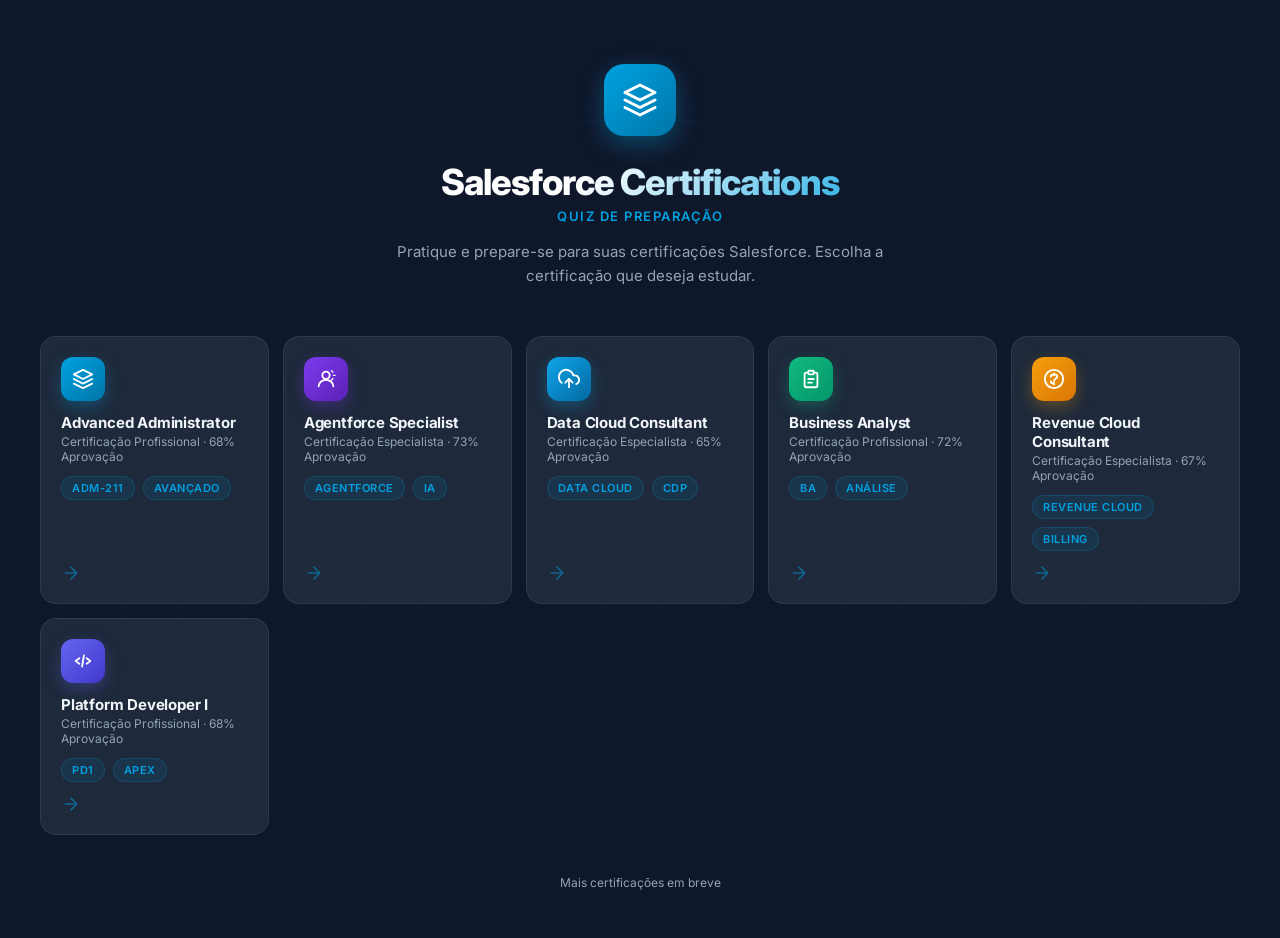
<file: index.html>
<!DOCTYPE html>
<html lang="pt-BR">
<head>
  <meta charset="UTF-8" />
  <meta name="viewport" content="width=device-width, initial-scale=1.0" />
  <title>Salesforce Certifications Quiz</title>
  <link rel="preconnect" href="https://fonts.googleapis.com" />
  <link rel="preconnect" href="https://fonts.gstatic.com" crossorigin />
  <link href="https://fonts.googleapis.com/css2?family=Inter:wght@400;500;600;700;800&display=swap" rel="stylesheet" />
  <link rel="stylesheet" href="style.css" />
  <link rel="icon" href="favicon-16x16.png" />
</head>
<body>

  <div class="hub-screen">

    <header class="hub-header">
      <div class="hub-logo">
        <svg viewBox="0 0 24 24" fill="none" xmlns="http://www.w3.org/2000/svg">
          <path d="M12 2L2 7l10 5 10-5-10-5zM2 17l10 5 10-5M2 12l10 5 10-5" stroke="currentColor" stroke-width="2" stroke-linecap="round" stroke-linejoin="round"/>
        </svg>
      </div>
      <h1 class="hub-title">Salesforce Certifications</h1>
      <p class="hub-subtitle">Quiz de Preparação</p>
      <p class="hub-description">
        Pratique e prepare-se para suas certificações Salesforce. Escolha a certificação que deseja estudar.
      </p>
    </header>

    <div class="cert-grid">

      <a href="./advadministrator/" class="cert-card">
        <div class="cert-icon cert-icon--admin">
          <svg viewBox="0 0 24 24" fill="none">
            <path d="M12 2L2 7l10 5 10-5-10-5zM2 17l10 5 10-5M2 12l10 5 10-5" stroke="currentColor" stroke-width="2" stroke-linecap="round" stroke-linejoin="round"/>
          </svg>
        </div>
        <div class="cert-info">
          <h2 class="cert-name">Advanced Administrator</h2>
          <p class="cert-meta">Certificação Profissional &middot; 68% Aprovação</p>
        </div>
        <div class="cert-tags">
          <span class="cert-tag">ADM-211</span>
          <span class="cert-tag">Avançado</span>
        </div>
        <div class="cert-arrow">
          <svg viewBox="0 0 24 24" fill="none" width="20" height="20">
            <path d="M5 12h14M12 5l7 7-7 7" stroke="currentColor" stroke-width="2" stroke-linecap="round" stroke-linejoin="round"/>
          </svg>
        </div>
      </a>

      <a href="./agentforce/" class="cert-card">
        <div class="cert-icon cert-icon--agentforce">
          <svg viewBox="0 0 24 24" fill="none">
            <circle cx="12" cy="8" r="4" stroke="currentColor" stroke-width="2"/>
            <path d="M4 20c0-4 3.6-7 8-7s8 3 8 7" stroke="currentColor" stroke-width="2" stroke-linecap="round"/>
            <path d="M18 3l1.5 1.5M20 8h2M18 13l1.5-1.5" stroke="currentColor" stroke-width="1.5" stroke-linecap="round"/>
          </svg>
        </div>
        <div class="cert-info">
          <h2 class="cert-name">Agentforce Specialist</h2>
          <p class="cert-meta">Certificação Especialista &middot; 73% Aprovação</p>
        </div>
        <div class="cert-tags">
          <span class="cert-tag">Agentforce</span>
          <span class="cert-tag">IA</span>
        </div>
        <div class="cert-arrow">
          <svg viewBox="0 0 24 24" fill="none" width="20" height="20">
            <path d="M5 12h14M12 5l7 7-7 7" stroke="currentColor" stroke-width="2" stroke-linecap="round" stroke-linejoin="round"/>
          </svg>
        </div>
      </a>

      <a href="./datacloud/" class="cert-card">
        <div class="cert-icon cert-icon--datacloud">
          <svg viewBox="0 0 24 24" fill="none">
            <path d="M20 17.58A5 5 0 0018 8h-1.26A8 8 0 104 16.25" stroke="currentColor" stroke-width="2" stroke-linecap="round" stroke-linejoin="round"/>
            <polyline points="16 16 12 12 8 16" stroke="currentColor" stroke-width="2" stroke-linecap="round" stroke-linejoin="round"/>
            <line x1="12" y1="12" x2="12" y2="21" stroke="currentColor" stroke-width="2" stroke-linecap="round"/>
          </svg>
        </div>
        <div class="cert-info">
          <h2 class="cert-name">Data Cloud Consultant</h2>
          <p class="cert-meta">Certificação Especialista &middot; 65% Aprovação</p>
        </div>
        <div class="cert-tags">
          <span class="cert-tag">Data Cloud</span>
          <span class="cert-tag">CDP</span>
        </div>
        <div class="cert-arrow">
          <svg viewBox="0 0 24 24" fill="none" width="20" height="20">
            <path d="M5 12h14M12 5l7 7-7 7" stroke="currentColor" stroke-width="2" stroke-linecap="round" stroke-linejoin="round"/>
          </svg>
        </div>
      </a>

      <a href="./ba/" class="cert-card">
        <div class="cert-icon cert-icon--ba">
          <svg viewBox="0 0 24 24" fill="none">
            <path d="M9 5H7a2 2 0 00-2 2v12a2 2 0 002 2h10a2 2 0 002-2V7a2 2 0 00-2-2h-2" stroke="currentColor" stroke-width="2" stroke-linecap="round" stroke-linejoin="round"/>
            <rect x="9" y="3" width="6" height="4" rx="1" stroke="currentColor" stroke-width="2"/>
            <path d="M9 12h6M9 16h4" stroke="currentColor" stroke-width="2" stroke-linecap="round"/>
          </svg>
        </div>
        <div class="cert-info">
          <h2 class="cert-name">Business Analyst</h2>
          <p class="cert-meta">Certificação Profissional &middot; 72% Aprovação</p>
        </div>
        <div class="cert-tags">
          <span class="cert-tag">BA</span>
          <span class="cert-tag">Análise</span>
        </div>
        <div class="cert-arrow">
          <svg viewBox="0 0 24 24" fill="none" width="20" height="20">
            <path d="M5 12h14M12 5l7 7-7 7" stroke="currentColor" stroke-width="2" stroke-linecap="round" stroke-linejoin="round"/>
          </svg>
        </div>
      </a>

      <a href="./revenue/" class="cert-card">
        <div class="cert-icon cert-icon--revenue">
          <svg viewBox="0 0 24 24" fill="none">
            <path d="M12 2C6.48 2 2 6.48 2 12s4.48 10 10 10 10-4.48 10-10S17.52 2 12 2z" stroke="currentColor" stroke-width="2" stroke-linecap="round" stroke-linejoin="round"/>
            <path d="M12 6v2M12 16v2M8.5 9.5C8.5 8.12 10.12 7 12 7s3.5 1.12 3.5 2.5c0 2-3.5 2.5-3.5 4.5M12 17c-1.88 0-3.5-1.12-3.5-2.5" stroke="currentColor" stroke-width="2" stroke-linecap="round"/>
          </svg>
        </div>
        <div class="cert-info">
          <h2 class="cert-name">Revenue Cloud Consultant</h2>
          <p class="cert-meta">Certificação Especialista &middot; 67% Aprovação</p>
        </div>
        <div class="cert-tags">
          <span class="cert-tag">Revenue Cloud</span>
          <span class="cert-tag">Billing</span>
        </div>
        <div class="cert-arrow">
          <svg viewBox="0 0 24 24" fill="none" width="20" height="20">
            <path d="M5 12h14M12 5l7 7-7 7" stroke="currentColor" stroke-width="2" stroke-linecap="round" stroke-linejoin="round"/>
          </svg>
        </div>
      </a>

      <a href="./developer1/" class="cert-card">
        <div class="cert-icon cert-icon--developer">
          <svg viewBox="0 0 24 24" fill="none">
            <path d="M8 9l-4 3 4 3M16 9l4 3-4 3M13 6l-2 12" stroke="currentColor" stroke-width="2" stroke-linecap="round" stroke-linejoin="round"/>
          </svg>
        </div>
        <div class="cert-info">
          <h2 class="cert-name">Platform Developer I</h2>
          <p class="cert-meta">Certificação Profissional &middot; 68% Aprovação</p>
        </div>
        <div class="cert-tags">
          <span class="cert-tag">PD1</span>
          <span class="cert-tag">Apex</span>
        </div>
        <div class="cert-arrow">
          <svg viewBox="0 0 24 24" fill="none" width="20" height="20">
            <path d="M5 12h14M12 5l7 7-7 7" stroke="currentColor" stroke-width="2" stroke-linecap="round" stroke-linejoin="round"/>
          </svg>
        </div>
      </a>

    </div>

    <p class="hub-footer-hint">Mais certificações em breve</p>

  </div>

</body>
</html>
</file>
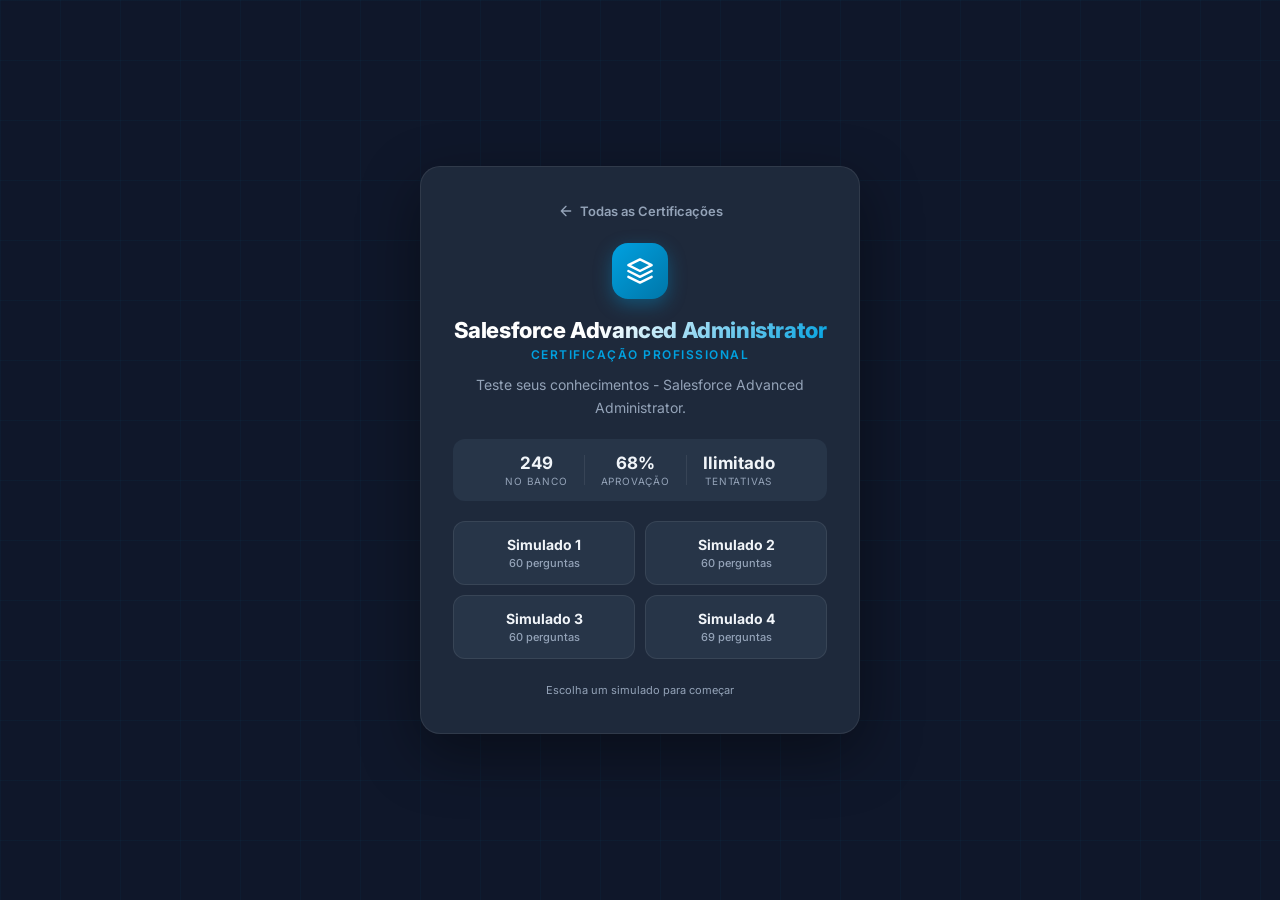
<file: advadministrator/index.html>
<!DOCTYPE html>
<html lang="pt-BR">
<head>
  <meta charset="UTF-8" />
  <meta name="viewport" content="width=device-width, initial-scale=1.0" />
  <title>Salesforce Advanced Administrator Quiz</title>
  <link rel="preconnect" href="https://fonts.googleapis.com" />
  <link rel="preconnect" href="https://fonts.gstatic.com" crossorigin />
  <link href="https://fonts.googleapis.com/css2?family=Inter:wght@400;500;600;700;800&display=swap" rel="stylesheet" />
  <link rel="stylesheet" href="../style.css" />
  <link rel="icon" href="../favicon-16x16.png" />
  <script>
    window.QUIZ_CONFIG = {
      dataFile: './advadministrator.json',
      passThreshold: 0.68,
      indexMode: true,
      simuladoMode: true,
      simuladoSize: 60
    };
  </script>
</head>
<body>

  <!-- Tela Inicial -->
  <div id="startScreen" class="screen active">
    <div class="start-card">
      <a href="../" class="hub-back-link">
        <svg viewBox="0 0 24 24" fill="none"><path d="M19 12H5M12 5l-7 7 7 7" stroke="currentColor" stroke-width="2" stroke-linecap="round" stroke-linejoin="round"/></svg>
        Todas as Certificações
      </a>
      <div class="logo-badge">
        <svg viewBox="0 0 24 24" fill="none" xmlns="http://www.w3.org/2000/svg">
          <path d="M12 2L2 7l10 5 10-5-10-5zM2 17l10 5 10-5M2 12l10 5 10-5" stroke="currentColor" stroke-width="2" stroke-linecap="round" stroke-linejoin="round"/>
        </svg>
      </div>
      <h1 class="start-title">Salesforce Advanced Administrator</h1>
      <p class="start-subtitle">Certificação Profissional</p>
      <p class="start-description">
        Teste seus conhecimentos - Salesforce Advanced Administrator.
      </p>
      <div class="start-stats">
        <div class="stat-item">
          <span class="stat-number" id="totalQuestionsCount">—</span>
          <span class="stat-label">No Banco</span>
        </div>
        <div class="stat-divider"></div>
        <div class="stat-item">
          <span class="stat-number">68%</span>
          <span class="stat-label">Aprovação</span>
        </div>
        <div class="stat-divider"></div>
        <div class="stat-item">
          <span class="stat-number">Ilimitado</span>
          <span class="stat-label">Tentativas</span>
        </div>
      </div>
      <div id="simuladoContainer" class="simulado-grid"></div>
      <button id="startBtn" class="btn-primary" disabled style="display:none;">
        <span class="btn-text">Carregando...</span>
        <svg class="btn-icon" viewBox="0 0 24 24" fill="none"><path d="M5 12h14M12 5l7 7-7 7" stroke="currentColor" stroke-width="2" stroke-linecap="round" stroke-linejoin="round"/></svg>
      </button>
      <p class="start-hint">Escolha um simulado para começar</p>
    </div>
  </div>

  <!-- Tela do Quiz -->
  <div id="quizScreen" class="screen">
    <div class="quiz-container">

      <header class="quiz-header">
        <div class="quiz-brand">SF Adv. Admin Quiz</div>
        <div class="quiz-meta">
          <span id="questionCounter" class="question-counter">1 / 20</span>
          <div class="score-badge">
            <span class="score-label">Erros</span>
            <span id="incorrectDisplay" class="score-value">0</span>
          </div>
          <div class="score-badge">
            <span class="score-label">Acertos</span>
            <span id="livePercent" class="score-value">—</span>
          </div>
          <button id="exitBtn" class="btn-exit" title="Sair do quiz">
            <svg viewBox="0 0 24 24" fill="none"><path d="M18 6L6 18M6 6l12 12" stroke="currentColor" stroke-width="2" stroke-linecap="round"/></svg>
          </button>
        </div>
      </header>

      <div class="progress-track">
        <div id="progressBar" class="progress-fill"></div>
      </div>

      <!-- Question Index Panel -->
      <div id="questionIndexPanel" class="question-index-panel">
        <button id="toggleIndexBtn" class="index-toggle-btn">
          <span class="index-title">Índice de Perguntas</span>
          <span id="indexProgressText" class="index-progress-text">0/0 respondidas</span>
          <svg class="index-toggle-icon" viewBox="0 0 24 24" fill="none" width="18" height="18">
            <path d="M6 9l6 6 6-6" stroke="currentColor" stroke-width="2" stroke-linecap="round" stroke-linejoin="round"/>
          </svg>
        </button>
        <div id="indexGrid" class="index-grid"></div>
      </div>

      <main class="quiz-body">
        <div id="questionCard" class="question-card">
          <div class="question-tag" id="questionTag">Pergunta 1</div>
          <h2 id="questionText" class="question-text"></h2>
          <p id="multipleHint" class="multiple-hint hidden">Selecione todas as respostas corretas</p>
          <div id="answersContainer" class="answers-grid"></div>
        </div>

        <div id="feedbackBanner" class="feedback-banner hidden">
          <div class="feedback-icon" id="feedbackIcon"></div>
          <div class="feedback-content">
            <p class="feedback-title" id="feedbackTitle"></p>
            <p class="feedback-detail" id="feedbackDetail"></p>
          </div>
        </div>
      </main>

      <footer class="quiz-footer">
        <button id="clearBtn" class="btn-secondary">
          <svg viewBox="0 0 24 24" fill="none"><path d="M3 6h18M8 6V4h8v2M19 6l-1 14H6L5 6" stroke="currentColor" stroke-width="2" stroke-linecap="round" stroke-linejoin="round"/></svg>
          Limpar
        </button>
        <button id="nextBtn" class="btn-primary" style="display:none;">
          <span class="btn-text">Confirmar</span>
          <svg class="btn-icon" viewBox="0 0 24 24" fill="none"><path d="M5 12h14M12 5l7 7-7 7" stroke="currentColor" stroke-width="2" stroke-linecap="round" stroke-linejoin="round"/></svg>
        </button>
      </footer>

    </div>
  </div>

  <!-- Tela de Resultado -->
  <div id="resultScreen" class="screen">
    <div class="result-card">
      <div id="resultBadge" class="result-badge"></div>
      <h2 id="resultTitle" class="result-title"></h2>
      <p id="resultSubtitle" class="result-subtitle"></p>

      <div class="result-score-ring">
        <svg viewBox="0 0 120 120" class="ring-svg">
          <circle cx="60" cy="60" r="50" class="ring-bg"/>
          <circle cx="60" cy="60" r="50" class="ring-fill" id="ringFill"/>
        </svg>
        <div class="ring-label">
          <span id="resultPercent" class="ring-percent">0%</span>
          <span class="ring-sub">Acertos</span>
        </div>
      </div>

      <div class="result-stats">
        <div class="result-stat correct-stat">
          <span id="correctCount" class="rstat-num">0</span>
          <span class="rstat-label">Corretas</span>
        </div>
        <div class="result-stat incorrect-stat">
          <span id="incorrectCount" class="rstat-num">0</span>
          <span class="rstat-label">Incorretas</span>
        </div>
        <div class="result-stat total-stat">
          <span id="totalCount" class="rstat-num">0</span>
          <span class="rstat-label">Total</span>
        </div>
      </div>

      <div class="result-actions">
        <button id="restartBtn" class="btn-primary">
          <svg viewBox="0 0 24 24" fill="none"><path d="M1 4v6h6M23 20v-6h-6" stroke="currentColor" stroke-width="2" stroke-linecap="round" stroke-linejoin="round"/><path d="M20.49 9A9 9 0 005.64 5.64L1 10m22 4l-4.64 4.36A9 9 0 013.51 15" stroke="currentColor" stroke-width="2" stroke-linecap="round" stroke-linejoin="round"/></svg>
          Tentar Novamente
        </button>
        <button id="backHomeBtn" class="btn-secondary">Voltar ao Início</button>
      </div>
    </div>
  </div>

  <!-- Confirmação de saída -->
  <div id="exitModal" class="overlay hidden">
    <div class="confirm-card">
      <h3>Sair do quiz?</h3>
      <p>Seu progresso atual será perdido.</p>
      <div class="confirm-actions">
        <button id="confirmExit" class="btn-danger">Sair</button>
        <button id="cancelExit" class="btn-secondary">Continuar</button>
      </div>
    </div>
  </div>

  <script src="../quiz.js"></script>
</body>
</html>
</file>
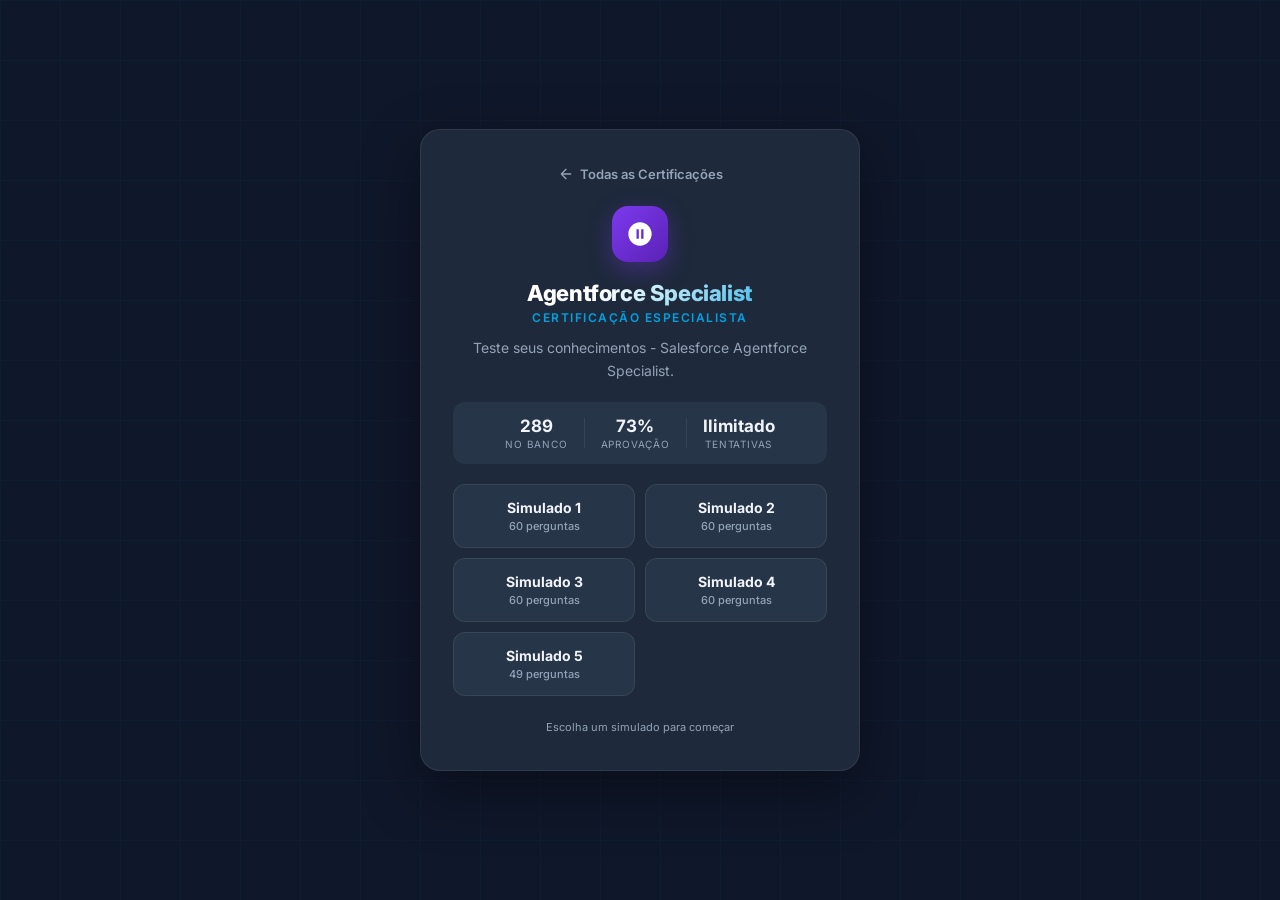
<file: agentforce/index.html>
<!DOCTYPE html>
<html lang="pt-BR">
<head>
  <meta charset="UTF-8" />
  <meta name="viewport" content="width=device-width, initial-scale=1.0" />
  <title>Salesforce Agentforce Specialist Quiz</title>
  <link rel="preconnect" href="https://fonts.googleapis.com" />
  <link rel="preconnect" href="https://fonts.gstatic.com" crossorigin />
  <link href="https://fonts.googleapis.com/css2?family=Inter:wght@400;500;600;700;800&display=swap" rel="stylesheet" />
  <link rel="stylesheet" href="../style.css" />
  <link rel="icon" href="../favicon-16x16.png" />
  <script>
    window.QUIZ_CONFIG = {
      dataFile: './agentforce.json',
      passThreshold: 0.73,
      indexMode: true,
      simuladoMode: true,
      simuladoSize: 60
    };
  </script>
</head>
<body>

  <!-- Tela Inicial -->
  <div id="startScreen" class="screen active">
    <div class="start-card">
      <a href="../" class="hub-back-link">
        <svg viewBox="0 0 24 24" fill="none"><path d="M19 12H5M12 5l-7 7 7 7" stroke="currentColor" stroke-width="2" stroke-linecap="round" stroke-linejoin="round"/></svg>
        Todas as Certificações
      </a>
      <div class="logo-badge logo-badge--agentforce">
        <svg viewBox="0 0 24 24" fill="none" xmlns="http://www.w3.org/2000/svg">
          <path d="M12 2C6.48 2 2 6.48 2 12s4.48 10 10 10 10-4.48 10-10S17.52 2 12 2zm-1 14H9V8h2v8zm4 0h-2V8h2v8z" fill="currentColor"/>
        </svg>
      </div>
      <h1 class="start-title">Agentforce Specialist</h1>
      <p class="start-subtitle">Certificação Especialista</p>
      <p class="start-description">
        Teste seus conhecimentos - Salesforce Agentforce Specialist.
      </p>
      <div class="start-stats">
        <div class="stat-item">
          <span class="stat-number" id="totalQuestionsCount">—</span>
          <span class="stat-label">No Banco</span>
        </div>
        <div class="stat-divider"></div>
        <div class="stat-item">
          <span class="stat-number">73%</span>
          <span class="stat-label">Aprovação</span>
        </div>
        <div class="stat-divider"></div>
        <div class="stat-item">
          <span class="stat-number">Ilimitado</span>
          <span class="stat-label">Tentativas</span>
        </div>
      </div>
      <div id="simuladoContainer" class="simulado-grid"></div>
      <button id="startBtn" class="btn-primary" disabled style="display:none;">
        <span class="btn-text">Carregando...</span>
        <svg class="btn-icon" viewBox="0 0 24 24" fill="none"><path d="M5 12h14M12 5l7 7-7 7" stroke="currentColor" stroke-width="2" stroke-linecap="round" stroke-linejoin="round"/></svg>
      </button>
      <p class="start-hint">Escolha um simulado para começar</p>
    </div>
  </div>

  <!-- Tela do Quiz -->
  <div id="quizScreen" class="screen">
    <div class="quiz-container">

      <header class="quiz-header">
        <div class="quiz-brand">Agentforce Quiz</div>
        <div class="quiz-meta">
          <span id="questionCounter" class="question-counter">1 / 20</span>
          <div class="score-badge">
            <span class="score-label">Erros</span>
            <span id="incorrectDisplay" class="score-value">0</span>
          </div>
          <div class="score-badge">
            <span class="score-label">Acertos</span>
            <span id="livePercent" class="score-value">—</span>
          </div>
          <button id="exitBtn" class="btn-exit" title="Sair do quiz">
            <svg viewBox="0 0 24 24" fill="none"><path d="M18 6L6 18M6 6l12 12" stroke="currentColor" stroke-width="2" stroke-linecap="round"/></svg>
          </button>
        </div>
      </header>

      <div class="progress-track">
        <div id="progressBar" class="progress-fill"></div>
      </div>

      <!-- Question Index Panel -->
      <div id="questionIndexPanel" class="question-index-panel">
        <button id="toggleIndexBtn" class="index-toggle-btn">
          <span class="index-title">Índice de Perguntas</span>
          <span id="indexProgressText" class="index-progress-text">0/0 respondidas</span>
          <svg class="index-toggle-icon" viewBox="0 0 24 24" fill="none" width="18" height="18">
            <path d="M6 9l6 6 6-6" stroke="currentColor" stroke-width="2" stroke-linecap="round" stroke-linejoin="round"/>
          </svg>
        </button>
        <div id="indexGrid" class="index-grid"></div>
      </div>

      <main class="quiz-body">
        <div id="questionCard" class="question-card">
          <div class="question-tag" id="questionTag">Pergunta 1</div>
          <h2 id="questionText" class="question-text"></h2>
          <p id="multipleHint" class="multiple-hint hidden">Selecione todas as respostas corretas</p>
          <div id="answersContainer" class="answers-grid"></div>
        </div>

        <div id="feedbackBanner" class="feedback-banner hidden">
          <div class="feedback-icon" id="feedbackIcon"></div>
          <div class="feedback-content">
            <p class="feedback-title" id="feedbackTitle"></p>
            <p class="feedback-detail" id="feedbackDetail"></p>
          </div>
        </div>
      </main>

      <footer class="quiz-footer">
        <button id="clearBtn" class="btn-secondary">
          <svg viewBox="0 0 24 24" fill="none"><path d="M3 6h18M8 6V4h8v2M19 6l-1 14H6L5 6" stroke="currentColor" stroke-width="2" stroke-linecap="round" stroke-linejoin="round"/></svg>
          Limpar
        </button>
        <button id="nextBtn" class="btn-primary" style="display:none;">
          <span class="btn-text">Confirmar</span>
          <svg class="btn-icon" viewBox="0 0 24 24" fill="none"><path d="M5 12h14M12 5l7 7-7 7" stroke="currentColor" stroke-width="2" stroke-linecap="round" stroke-linejoin="round"/></svg>
        </button>
      </footer>

    </div>
  </div>

  <!-- Tela de Resultado -->
  <div id="resultScreen" class="screen">
    <div class="result-card">
      <div id="resultBadge" class="result-badge"></div>
      <h2 id="resultTitle" class="result-title"></h2>
      <p id="resultSubtitle" class="result-subtitle"></p>

      <div class="result-score-ring">
        <svg viewBox="0 0 120 120" class="ring-svg">
          <circle cx="60" cy="60" r="50" class="ring-bg"/>
          <circle cx="60" cy="60" r="50" class="ring-fill" id="ringFill"/>
        </svg>
        <div class="ring-label">
          <span id="resultPercent" class="ring-percent">0%</span>
          <span class="ring-sub">Acertos</span>
        </div>
      </div>

      <div class="result-stats">
        <div class="result-stat correct-stat">
          <span id="correctCount" class="rstat-num">0</span>
          <span class="rstat-label">Corretas</span>
        </div>
        <div class="result-stat incorrect-stat">
          <span id="incorrectCount" class="rstat-num">0</span>
          <span class="rstat-label">Incorretas</span>
        </div>
        <div class="result-stat total-stat">
          <span id="totalCount" class="rstat-num">0</span>
          <span class="rstat-label">Total</span>
        </div>
      </div>

      <div class="result-actions">
        <button id="restartBtn" class="btn-primary">
          <svg viewBox="0 0 24 24" fill="none"><path d="M1 4v6h6M23 20v-6h-6" stroke="currentColor" stroke-width="2" stroke-linecap="round" stroke-linejoin="round"/><path d="M20.49 9A9 9 0 005.64 5.64L1 10m22 4l-4.64 4.36A9 9 0 013.51 15" stroke="currentColor" stroke-width="2" stroke-linecap="round" stroke-linejoin="round"/></svg>
          Tentar Novamente
        </button>
        <button id="backHomeBtn" class="btn-secondary">Voltar ao Início</button>
      </div>
    </div>
  </div>

  <!-- Confirmação de saída -->
  <div id="exitModal" class="overlay hidden">
    <div class="confirm-card">
      <h3>Sair do quiz?</h3>
      <p>Seu progresso atual será perdido.</p>
      <div class="confirm-actions">
        <button id="confirmExit" class="btn-danger">Sair</button>
        <button id="cancelExit" class="btn-secondary">Continuar</button>
      </div>
    </div>
  </div>

  <script src="../quiz.js"></script>
</body>
</html>
</file>
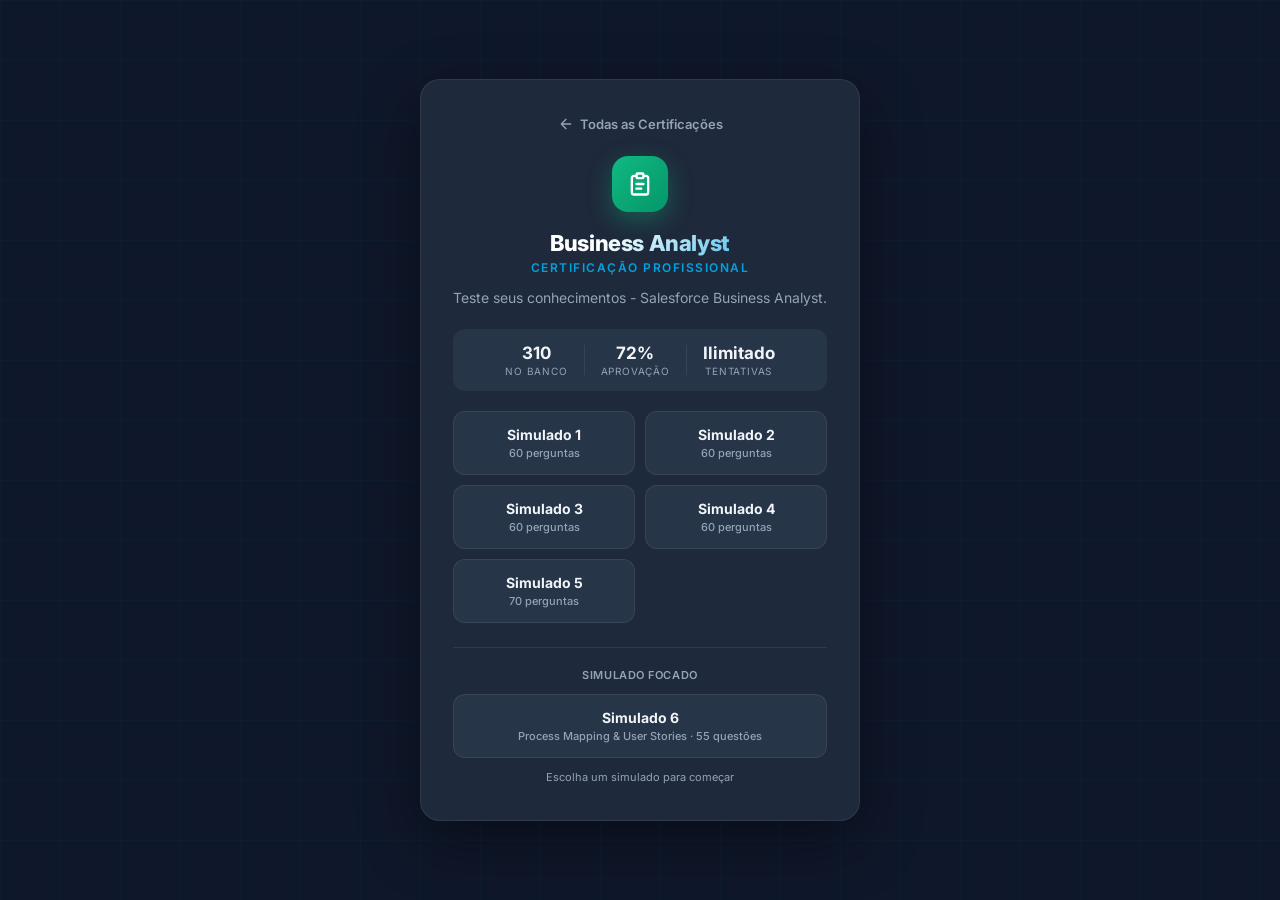
<file: ba/index.html>
<!DOCTYPE html>
<html lang="pt-BR">
<head>
  <meta charset="UTF-8" />
  <meta name="viewport" content="width=device-width, initial-scale=1.0" />
  <title>Salesforce Business Analyst Quiz</title>
  <link rel="preconnect" href="https://fonts.googleapis.com" />
  <link rel="preconnect" href="https://fonts.gstatic.com" crossorigin />
  <link href="https://fonts.googleapis.com/css2?family=Inter:wght@400;500;600;700;800&display=swap" rel="stylesheet" />
  <link rel="stylesheet" href="../style.css" />
  <link rel="icon" href="../favicon-16x16.png" />
  <script>
    window.QUIZ_CONFIG = {
      dataFile: './questions.json',
      passThreshold: 0.72,
      indexMode: true,
      simuladoMode: true,
      simuladoSize: 60
    };
  </script>
</head>
<body>

  <!-- Tela Inicial -->
  <div id="startScreen" class="screen active">
    <div class="start-card">
      <a href="../" class="hub-back-link">
        <svg viewBox="0 0 24 24" fill="none"><path d="M19 12H5M12 5l-7 7 7 7" stroke="currentColor" stroke-width="2" stroke-linecap="round" stroke-linejoin="round"/></svg>
        Todas as Certificações
      </a>
      <div class="logo-badge logo-badge--ba">
        <svg viewBox="0 0 24 24" fill="none" xmlns="http://www.w3.org/2000/svg">
          <path d="M9 5H7a2 2 0 00-2 2v12a2 2 0 002 2h10a2 2 0 002-2V7a2 2 0 00-2-2h-2" stroke="currentColor" stroke-width="2" stroke-linecap="round" stroke-linejoin="round"/>
          <rect x="9" y="3" width="6" height="4" rx="1" stroke="currentColor" stroke-width="2"/>
          <path d="M9 12h6M9 16h4" stroke="currentColor" stroke-width="2" stroke-linecap="round"/>
        </svg>
      </div>
      <h1 class="start-title">Business Analyst</h1>
      <p class="start-subtitle">Certificação Profissional</p>
      <p class="start-description">
        Teste seus conhecimentos - Salesforce Business Analyst.
      </p>
      <div class="start-stats">
        <div class="stat-item">
          <span class="stat-number" id="totalQuestionsCount">—</span>
          <span class="stat-label">No Banco</span>
        </div>
        <div class="stat-divider"></div>
        <div class="stat-item">
          <span class="stat-number">72%</span>
          <span class="stat-label">Aprovação</span>
        </div>
        <div class="stat-divider"></div>
        <div class="stat-item">
          <span class="stat-number">Ilimitado</span>
          <span class="stat-label">Tentativas</span>
        </div>
      </div>
      <div id="simuladoContainer" class="simulado-grid"></div>

      <div class="focused-simulado-section">
        <p class="focused-simulado-label">Simulado Focado</p>
        <div class="simulado-grid">
          <a href="../simulado6/" class="simulado-btn">
            <span class="simulado-num">Simulado 6</span>
            <span class="simulado-count">Process Mapping &amp; User Stories · 55 questões</span>
          </a>
        </div>
      </div>

      <button id="startBtn" class="btn-primary" disabled style="display:none;">
        <span class="btn-text">Carregando...</span>
        <svg class="btn-icon" viewBox="0 0 24 24" fill="none"><path d="M5 12h14M12 5l7 7-7 7" stroke="currentColor" stroke-width="2" stroke-linecap="round" stroke-linejoin="round"/></svg>
      </button>
      <p class="start-hint">Escolha um simulado para começar</p>
    </div>
  </div>

  <!-- Tela do Quiz -->
  <div id="quizScreen" class="screen">
    <div class="quiz-container">

      <header class="quiz-header">
        <div class="quiz-brand">Business Analyst Quiz</div>
        <div class="quiz-meta">
          <span id="questionCounter" class="question-counter">1 / 20</span>
          <div class="score-badge">
            <span class="score-label">Erros</span>
            <span id="incorrectDisplay" class="score-value">0</span>
          </div>
          <div class="score-badge">
            <span class="score-label">Acertos</span>
            <span id="livePercent" class="score-value">—</span>
          </div>
          <button id="exitBtn" class="btn-exit" title="Sair do quiz">
            <svg viewBox="0 0 24 24" fill="none"><path d="M18 6L6 18M6 6l12 12" stroke="currentColor" stroke-width="2" stroke-linecap="round"/></svg>
          </button>
        </div>
      </header>

      <div class="progress-track">
        <div id="progressBar" class="progress-fill"></div>
      </div>

      <!-- Question Index Panel -->
      <div id="questionIndexPanel" class="question-index-panel">
        <button id="toggleIndexBtn" class="index-toggle-btn">
          <span class="index-title">Índice de Perguntas</span>
          <span id="indexProgressText" class="index-progress-text">0/0 respondidas</span>
          <svg class="index-toggle-icon" viewBox="0 0 24 24" fill="none" width="18" height="18">
            <path d="M6 9l6 6 6-6" stroke="currentColor" stroke-width="2" stroke-linecap="round" stroke-linejoin="round"/>
          </svg>
        </button>
        <div id="indexGrid" class="index-grid"></div>
      </div>

      <main class="quiz-body">
        <div id="questionCard" class="question-card">
          <div class="question-tag" id="questionTag">Pergunta 1</div>
          <h2 id="questionText" class="question-text"></h2>
          <p id="multipleHint" class="multiple-hint hidden">Selecione todas as respostas corretas</p>
          <div id="answersContainer" class="answers-grid"></div>
        </div>

        <div id="feedbackBanner" class="feedback-banner hidden">
          <div class="feedback-icon" id="feedbackIcon"></div>
          <div class="feedback-content">
            <p class="feedback-title" id="feedbackTitle"></p>
            <p class="feedback-detail" id="feedbackDetail"></p>
          </div>
        </div>
      </main>

      <footer class="quiz-footer">
        <button id="clearBtn" class="btn-secondary">
          <svg viewBox="0 0 24 24" fill="none"><path d="M3 6h18M8 6V4h8v2M19 6l-1 14H6L5 6" stroke="currentColor" stroke-width="2" stroke-linecap="round" stroke-linejoin="round"/></svg>
          Limpar
        </button>
        <button id="nextBtn" class="btn-primary" style="display:none;">
          <span class="btn-text">Confirmar</span>
          <svg class="btn-icon" viewBox="0 0 24 24" fill="none"><path d="M5 12h14M12 5l7 7-7 7" stroke="currentColor" stroke-width="2" stroke-linecap="round" stroke-linejoin="round"/></svg>
        </button>
      </footer>

    </div>
  </div>

  <!-- Tela de Resultado -->
  <div id="resultScreen" class="screen">
    <div class="result-card">
      <div id="resultBadge" class="result-badge"></div>
      <h2 id="resultTitle" class="result-title"></h2>
      <p id="resultSubtitle" class="result-subtitle"></p>

      <div class="result-score-ring">
        <svg viewBox="0 0 120 120" class="ring-svg">
          <circle cx="60" cy="60" r="50" class="ring-bg"/>
          <circle cx="60" cy="60" r="50" class="ring-fill" id="ringFill"/>
        </svg>
        <div class="ring-label">
          <span id="resultPercent" class="ring-percent">0%</span>
          <span class="ring-sub">Acertos</span>
        </div>
      </div>

      <div class="result-stats">
        <div class="result-stat correct-stat">
          <span id="correctCount" class="rstat-num">0</span>
          <span class="rstat-label">Corretas</span>
        </div>
        <div class="result-stat incorrect-stat">
          <span id="incorrectCount" class="rstat-num">0</span>
          <span class="rstat-label">Incorretas</span>
        </div>
        <div class="result-stat total-stat">
          <span id="totalCount" class="rstat-num">0</span>
          <span class="rstat-label">Total</span>
        </div>
      </div>

      <div class="result-actions">
        <button id="restartBtn" class="btn-primary">
          <svg viewBox="0 0 24 24" fill="none"><path d="M1 4v6h6M23 20v-6h-6" stroke="currentColor" stroke-width="2" stroke-linecap="round" stroke-linejoin="round"/><path d="M20.49 9A9 9 0 005.64 5.64L1 10m22 4l-4.64 4.36A9 9 0 013.51 15" stroke="currentColor" stroke-width="2" stroke-linecap="round" stroke-linejoin="round"/></svg>
          Tentar Novamente
        </button>
        <button id="backHomeBtn" class="btn-secondary">Voltar ao Início</button>
      </div>
    </div>
  </div>

  <!-- Confirmação de saída -->
  <div id="exitModal" class="overlay hidden">
    <div class="confirm-card">
      <h3>Sair do quiz?</h3>
      <p>Seu progresso atual será perdido.</p>
      <div class="confirm-actions">
        <button id="confirmExit" class="btn-danger">Sair</button>
        <button id="cancelExit" class="btn-secondary">Continuar</button>
      </div>
    </div>
  </div>

  <script src="../quiz.js"></script>
</body>
</html>
</file>
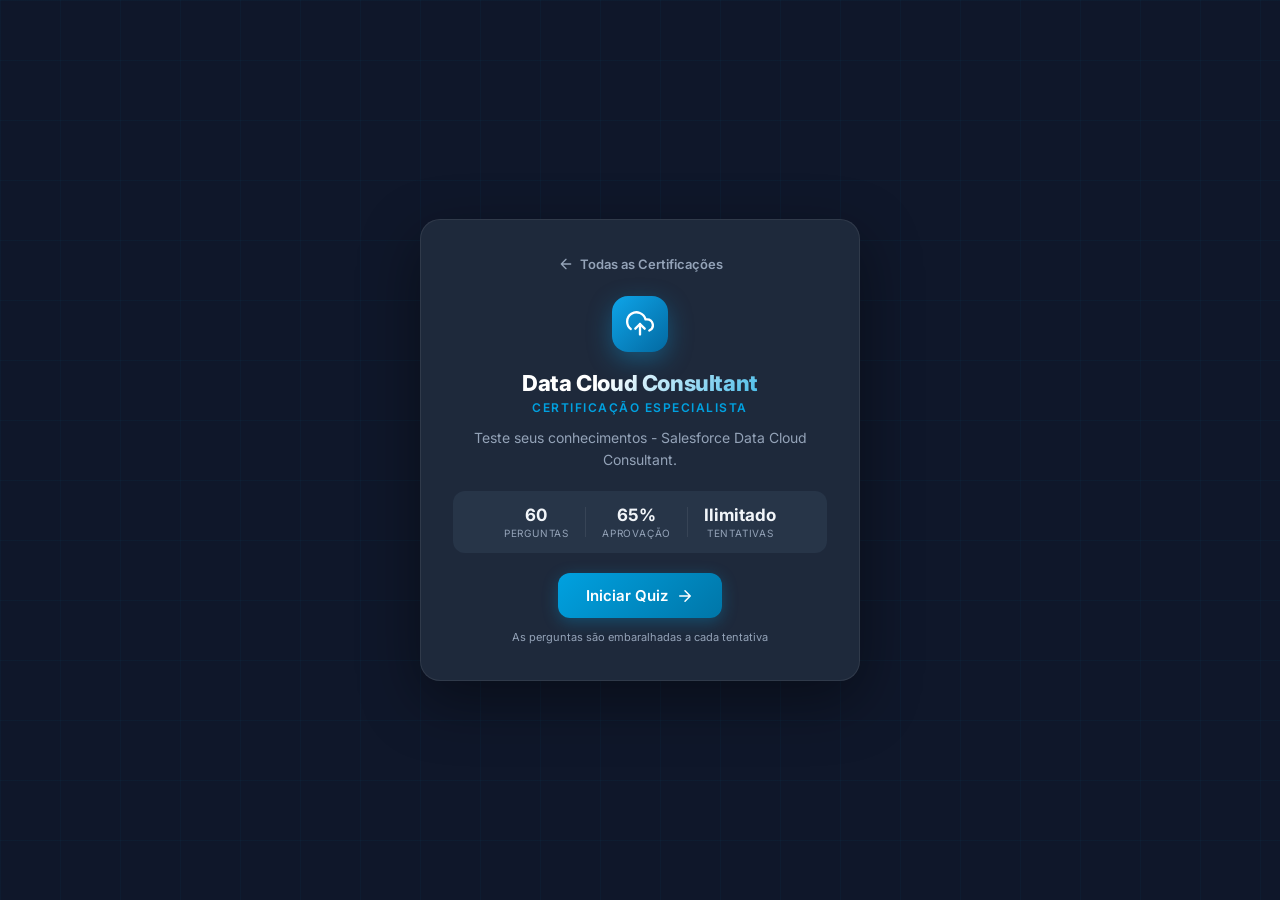
<file: dataclaude/index.html>
<!DOCTYPE html>
<html lang="pt-BR">
<head>
  <meta charset="UTF-8" />
  <meta name="viewport" content="width=device-width, initial-scale=1.0" />
  <title>Salesforce Data Cloud Consultant Quiz</title>
  <link rel="preconnect" href="https://fonts.googleapis.com" />
  <link rel="preconnect" href="https://fonts.gstatic.com" crossorigin />
  <link href="https://fonts.googleapis.com/css2?family=Inter:wght@400;500;600;700;800&display=swap" rel="stylesheet" />
  <link rel="stylesheet" href="../style.css" />
  <link rel="icon" href="../favicon-16x16.png" />
  <script>
    window.QUIZ_CONFIG = {
      dataFile: './data_cloud_consultant.json',
      passThreshold: 0.65
    };
  </script>
</head>
<body>

  <!-- Tela Inicial -->
  <div id="startScreen" class="screen active">
    <div class="start-card">
      <a href="../" class="hub-back-link">
        <svg viewBox="0 0 24 24" fill="none"><path d="M19 12H5M12 5l-7 7 7 7" stroke="currentColor" stroke-width="2" stroke-linecap="round" stroke-linejoin="round"/></svg>
        Todas as Certificações
      </a>
      <div class="logo-badge logo-badge--datacloud">
        <svg viewBox="0 0 24 24" fill="none" xmlns="http://www.w3.org/2000/svg">
          <path d="M20 17.58A5 5 0 0018 8h-1.26A8 8 0 104 16.25" stroke="currentColor" stroke-width="2" stroke-linecap="round" stroke-linejoin="round"/>
          <polyline points="16 16 12 12 8 16" stroke="currentColor" stroke-width="2" stroke-linecap="round" stroke-linejoin="round"/>
          <line x1="12" y1="12" x2="12" y2="21" stroke="currentColor" stroke-width="2" stroke-linecap="round"/>
        </svg>
      </div>
      <h1 class="start-title">Data Cloud Consultant</h1>
      <p class="start-subtitle">Certificação Especialista</p>
      <p class="start-description">
        Teste seus conhecimentos - Salesforce Data Cloud Consultant.
      </p>
      <div class="start-stats">
        <div class="stat-item">
          <span class="stat-number" id="totalQuestionsCount">—</span>
          <span class="stat-label">Perguntas</span>
        </div>
        <div class="stat-divider"></div>
        <div class="stat-item">
          <span class="stat-number">65%</span>
          <span class="stat-label">Aprovação</span>
        </div>
        <div class="stat-divider"></div>
        <div class="stat-item">
          <span class="stat-number">Ilimitado</span>
          <span class="stat-label">Tentativas</span>
        </div>
      </div>
      <button id="startBtn" class="btn-primary" disabled>
        <span class="btn-text">Carregando...</span>
        <svg class="btn-icon" viewBox="0 0 24 24" fill="none"><path d="M5 12h14M12 5l7 7-7 7" stroke="currentColor" stroke-width="2" stroke-linecap="round" stroke-linejoin="round"/></svg>
      </button>
      <p class="start-hint">As perguntas são embaralhadas a cada tentativa</p>
    </div>
  </div>

  <!-- Tela do Quiz -->
  <div id="quizScreen" class="screen">
    <div class="quiz-container">

      <header class="quiz-header">
        <div class="quiz-brand">Data Cloud Quiz</div>
        <div class="quiz-meta">
          <span id="questionCounter" class="question-counter">1 / 20</span>
          <div class="score-badge">
            <span class="score-label">Pontos</span>
            <span id="scoreDisplay" class="score-value">0</span>
          </div>
          <button id="exitBtn" class="btn-exit" title="Sair do quiz">
            <svg viewBox="0 0 24 24" fill="none"><path d="M18 6L6 18M6 6l12 12" stroke="currentColor" stroke-width="2" stroke-linecap="round"/></svg>
          </button>
        </div>
      </header>

      <div class="progress-track">
        <div id="progressBar" class="progress-fill"></div>
      </div>

      <main class="quiz-body">
        <div id="questionCard" class="question-card">
          <div class="question-tag" id="questionTag">Pergunta 1</div>
          <h2 id="questionText" class="question-text"></h2>
          <p id="multipleHint" class="multiple-hint hidden">Selecione todas as respostas corretas</p>
          <div id="answersContainer" class="answers-grid"></div>
        </div>

        <div id="feedbackBanner" class="feedback-banner hidden">
          <div class="feedback-icon" id="feedbackIcon"></div>
          <div class="feedback-content">
            <p class="feedback-title" id="feedbackTitle"></p>
            <p class="feedback-detail" id="feedbackDetail"></p>
          </div>
        </div>
      </main>

      <footer class="quiz-footer">
        <button id="clearBtn" class="btn-secondary">
          <svg viewBox="0 0 24 24" fill="none"><path d="M3 6h18M8 6V4h8v2M19 6l-1 14H6L5 6" stroke="currentColor" stroke-width="2" stroke-linecap="round" stroke-linejoin="round"/></svg>
          Limpar
        </button>
        <button id="nextBtn" class="btn-primary" style="display:none;">
          <span class="btn-text">Confirmar</span>
          <svg class="btn-icon" viewBox="0 0 24 24" fill="none"><path d="M5 12h14M12 5l7 7-7 7" stroke="currentColor" stroke-width="2" stroke-linecap="round" stroke-linejoin="round"/></svg>
        </button>
      </footer>

    </div>
  </div>

  <!-- Tela de Resultado -->
  <div id="resultScreen" class="screen">
    <div class="result-card">
      <div id="resultBadge" class="result-badge"></div>
      <h2 id="resultTitle" class="result-title"></h2>
      <p id="resultSubtitle" class="result-subtitle"></p>

      <div class="result-score-ring">
        <svg viewBox="0 0 120 120" class="ring-svg">
          <circle cx="60" cy="60" r="50" class="ring-bg"/>
          <circle cx="60" cy="60" r="50" class="ring-fill" id="ringFill"/>
        </svg>
        <div class="ring-label">
          <span id="resultPercent" class="ring-percent">0%</span>
          <span class="ring-sub">Acertos</span>
        </div>
      </div>

      <div class="result-stats">
        <div class="result-stat correct-stat">
          <span id="correctCount" class="rstat-num">0</span>
          <span class="rstat-label">Corretas</span>
        </div>
        <div class="result-stat incorrect-stat">
          <span id="incorrectCount" class="rstat-num">0</span>
          <span class="rstat-label">Incorretas</span>
        </div>
        <div class="result-stat total-stat">
          <span id="totalCount" class="rstat-num">0</span>
          <span class="rstat-label">Total</span>
        </div>
      </div>

      <div class="result-actions">
        <button id="restartBtn" class="btn-primary">
          <svg viewBox="0 0 24 24" fill="none"><path d="M1 4v6h6M23 20v-6h-6" stroke="currentColor" stroke-width="2" stroke-linecap="round" stroke-linejoin="round"/><path d="M20.49 9A9 9 0 005.64 5.64L1 10m22 4l-4.64 4.36A9 9 0 013.51 15" stroke="currentColor" stroke-width="2" stroke-linecap="round" stroke-linejoin="round"/></svg>
          Tentar Novamente
        </button>
        <button id="backHomeBtn" class="btn-secondary">Voltar ao Início</button>
      </div>
    </div>
  </div>

  <!-- Confirmação de saída -->
  <div id="exitModal" class="overlay hidden">
    <div class="confirm-card">
      <h3>Sair do quiz?</h3>
      <p>Seu progresso atual será perdido.</p>
      <div class="confirm-actions">
        <button id="confirmExit" class="btn-danger">Sair</button>
        <button id="cancelExit" class="btn-secondary">Continuar</button>
      </div>
    </div>
  </div>

  <script src="../quiz.js"></script>
</body>
</html>
</file>
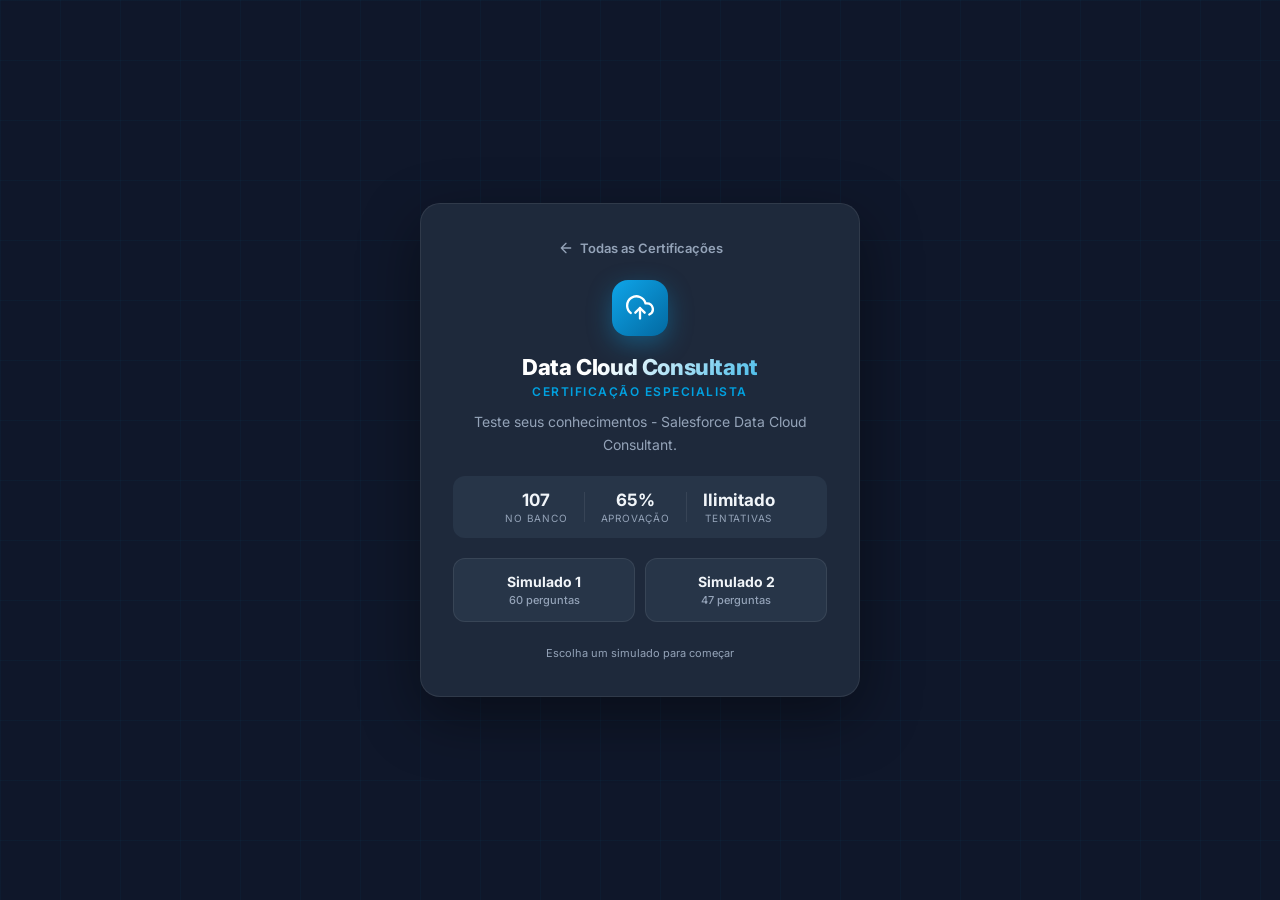
<file: datacloud/index.html>
<!DOCTYPE html>
<html lang="pt-BR">
<head>
  <meta charset="UTF-8" />
  <meta name="viewport" content="width=device-width, initial-scale=1.0" />
  <title>Salesforce Data Cloud Consultant Quiz</title>
  <link rel="preconnect" href="https://fonts.googleapis.com" />
  <link rel="preconnect" href="https://fonts.gstatic.com" crossorigin />
  <link href="https://fonts.googleapis.com/css2?family=Inter:wght@400;500;600;700;800&display=swap" rel="stylesheet" />
  <link rel="stylesheet" href="../style.css" />
  <link rel="icon" href="../favicon-16x16.png" />
  <script>
    window.QUIZ_CONFIG = {
      dataFile: './data_cloud_consultant.json',
      passThreshold: 0.65,
      indexMode: true,
      simuladoMode: true,
      simuladoSize: 60
    };
  </script>
</head>
<body>

  <!-- Tela Inicial -->
  <div id="startScreen" class="screen active">
    <div class="start-card">
      <a href="../" class="hub-back-link">
        <svg viewBox="0 0 24 24" fill="none"><path d="M19 12H5M12 5l-7 7 7 7" stroke="currentColor" stroke-width="2" stroke-linecap="round" stroke-linejoin="round"/></svg>
        Todas as Certificações
      </a>
      <div class="logo-badge logo-badge--datacloud">
        <svg viewBox="0 0 24 24" fill="none" xmlns="http://www.w3.org/2000/svg">
          <path d="M20 17.58A5 5 0 0018 8h-1.26A8 8 0 104 16.25" stroke="currentColor" stroke-width="2" stroke-linecap="round" stroke-linejoin="round"/>
          <polyline points="16 16 12 12 8 16" stroke="currentColor" stroke-width="2" stroke-linecap="round" stroke-linejoin="round"/>
          <line x1="12" y1="12" x2="12" y2="21" stroke="currentColor" stroke-width="2" stroke-linecap="round"/>
        </svg>
      </div>
      <h1 class="start-title">Data Cloud Consultant</h1>
      <p class="start-subtitle">Certificação Especialista</p>
      <p class="start-description">
        Teste seus conhecimentos - Salesforce Data Cloud Consultant.
      </p>
      <div class="start-stats">
        <div class="stat-item">
          <span class="stat-number" id="totalQuestionsCount">—</span>
          <span class="stat-label">No Banco</span>
        </div>
        <div class="stat-divider"></div>
        <div class="stat-item">
          <span class="stat-number">65%</span>
          <span class="stat-label">Aprovação</span>
        </div>
        <div class="stat-divider"></div>
        <div class="stat-item">
          <span class="stat-number">Ilimitado</span>
          <span class="stat-label">Tentativas</span>
        </div>
      </div>
      <div id="simuladoContainer" class="simulado-grid"></div>
      <button id="startBtn" class="btn-primary" disabled style="display:none;">
        <span class="btn-text">Carregando...</span>
        <svg class="btn-icon" viewBox="0 0 24 24" fill="none"><path d="M5 12h14M12 5l7 7-7 7" stroke="currentColor" stroke-width="2" stroke-linecap="round" stroke-linejoin="round"/></svg>
      </button>
      <p class="start-hint">Escolha um simulado para começar</p>
    </div>
  </div>

  <!-- Tela do Quiz -->
  <div id="quizScreen" class="screen">
    <div class="quiz-container">

      <header class="quiz-header">
        <div class="quiz-brand">Data Cloud Quiz</div>
        <div class="quiz-meta">
          <span id="questionCounter" class="question-counter">1 / 20</span>
          <div class="score-badge">
            <span class="score-label">Erros</span>
            <span id="incorrectDisplay" class="score-value">0</span>
          </div>
          <div class="score-badge">
            <span class="score-label">Acertos</span>
            <span id="livePercent" class="score-value">—</span>
          </div>
          <button id="exitBtn" class="btn-exit" title="Sair do quiz">
            <svg viewBox="0 0 24 24" fill="none"><path d="M18 6L6 18M6 6l12 12" stroke="currentColor" stroke-width="2" stroke-linecap="round"/></svg>
          </button>
        </div>
      </header>

      <div class="progress-track">
        <div id="progressBar" class="progress-fill"></div>
      </div>

      <!-- Question Index Panel -->
      <div id="questionIndexPanel" class="question-index-panel">
        <button id="toggleIndexBtn" class="index-toggle-btn">
          <span class="index-title">Índice de Perguntas</span>
          <span id="indexProgressText" class="index-progress-text">0/0 respondidas</span>
          <svg class="index-toggle-icon" viewBox="0 0 24 24" fill="none" width="18" height="18">
            <path d="M6 9l6 6 6-6" stroke="currentColor" stroke-width="2" stroke-linecap="round" stroke-linejoin="round"/>
          </svg>
        </button>
        <div id="indexGrid" class="index-grid"></div>
      </div>

      <main class="quiz-body">
        <div id="questionCard" class="question-card">
          <div class="question-tag" id="questionTag">Pergunta 1</div>
          <h2 id="questionText" class="question-text"></h2>
          <p id="multipleHint" class="multiple-hint hidden">Selecione todas as respostas corretas</p>
          <div id="answersContainer" class="answers-grid"></div>
        </div>

        <div id="feedbackBanner" class="feedback-banner hidden">
          <div class="feedback-icon" id="feedbackIcon"></div>
          <div class="feedback-content">
            <p class="feedback-title" id="feedbackTitle"></p>
            <p class="feedback-detail" id="feedbackDetail"></p>
          </div>
        </div>
      </main>

      <footer class="quiz-footer">
        <button id="clearBtn" class="btn-secondary">
          <svg viewBox="0 0 24 24" fill="none"><path d="M3 6h18M8 6V4h8v2M19 6l-1 14H6L5 6" stroke="currentColor" stroke-width="2" stroke-linecap="round" stroke-linejoin="round"/></svg>
          Limpar
        </button>
        <button id="nextBtn" class="btn-primary" style="display:none;">
          <span class="btn-text">Confirmar</span>
          <svg class="btn-icon" viewBox="0 0 24 24" fill="none"><path d="M5 12h14M12 5l7 7-7 7" stroke="currentColor" stroke-width="2" stroke-linecap="round" stroke-linejoin="round"/></svg>
        </button>
      </footer>

    </div>
  </div>

  <!-- Tela de Resultado -->
  <div id="resultScreen" class="screen">
    <div class="result-card">
      <div id="resultBadge" class="result-badge"></div>
      <h2 id="resultTitle" class="result-title"></h2>
      <p id="resultSubtitle" class="result-subtitle"></p>

      <div class="result-score-ring">
        <svg viewBox="0 0 120 120" class="ring-svg">
          <circle cx="60" cy="60" r="50" class="ring-bg"/>
          <circle cx="60" cy="60" r="50" class="ring-fill" id="ringFill"/>
        </svg>
        <div class="ring-label">
          <span id="resultPercent" class="ring-percent">0%</span>
          <span class="ring-sub">Acertos</span>
        </div>
      </div>

      <div class="result-stats">
        <div class="result-stat correct-stat">
          <span id="correctCount" class="rstat-num">0</span>
          <span class="rstat-label">Corretas</span>
        </div>
        <div class="result-stat incorrect-stat">
          <span id="incorrectCount" class="rstat-num">0</span>
          <span class="rstat-label">Incorretas</span>
        </div>
        <div class="result-stat total-stat">
          <span id="totalCount" class="rstat-num">0</span>
          <span class="rstat-label">Total</span>
        </div>
      </div>

      <div class="result-actions">
        <button id="restartBtn" class="btn-primary">
          <svg viewBox="0 0 24 24" fill="none"><path d="M1 4v6h6M23 20v-6h-6" stroke="currentColor" stroke-width="2" stroke-linecap="round" stroke-linejoin="round"/><path d="M20.49 9A9 9 0 005.64 5.64L1 10m22 4l-4.64 4.36A9 9 0 013.51 15" stroke="currentColor" stroke-width="2" stroke-linecap="round" stroke-linejoin="round"/></svg>
          Tentar Novamente
        </button>
        <button id="backHomeBtn" class="btn-secondary">Voltar ao Início</button>
      </div>
    </div>
  </div>

  <!-- Confirmação de saída -->
  <div id="exitModal" class="overlay hidden">
    <div class="confirm-card">
      <h3>Sair do quiz?</h3>
      <p>Seu progresso atual será perdido.</p>
      <div class="confirm-actions">
        <button id="confirmExit" class="btn-danger">Sair</button>
        <button id="cancelExit" class="btn-secondary">Continuar</button>
      </div>
    </div>
  </div>

  <script src="../quiz.js"></script>
</body>
</html>
</file>
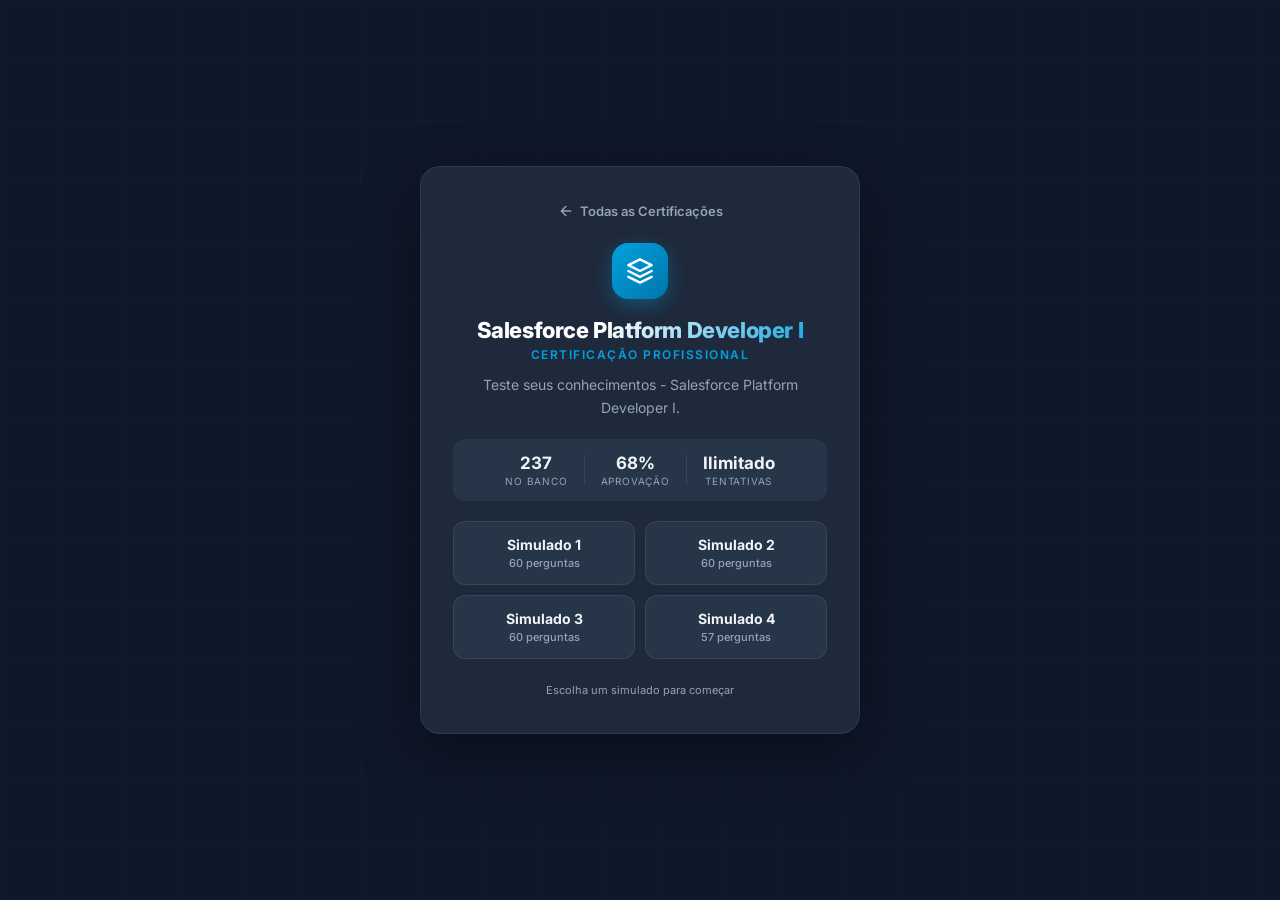
<file: developer1/index.html>
<!DOCTYPE html>
<html lang="pt-BR">
<head>
  <meta charset="UTF-8" />
  <meta name="viewport" content="width=device-width, initial-scale=1.0" />
  <title>Salesforce Platform Developer I Quiz</title>
  <link rel="preconnect" href="https://fonts.googleapis.com" />
  <link rel="preconnect" href="https://fonts.gstatic.com" crossorigin />
  <link href="https://fonts.googleapis.com/css2?family=Inter:wght@400;500;600;700;800&display=swap" rel="stylesheet" />
  <link rel="stylesheet" href="../style.css" />
  <link rel="icon" href="../favicon-16x16.png" />
  <script>
    window.QUIZ_CONFIG = {
      dataFile: './developer.json',
      passThreshold: 0.68,
      indexMode: true,
      simuladoMode: true,
      simuladoSize: 60
    };
  </script>
</head>
<body>

  <!-- Tela Inicial -->
  <div id="startScreen" class="screen active">
    <div class="start-card">
      <a href="../" class="hub-back-link">
        <svg viewBox="0 0 24 24" fill="none"><path d="M19 12H5M12 5l-7 7 7 7" stroke="currentColor" stroke-width="2" stroke-linecap="round" stroke-linejoin="round"/></svg>
        Todas as Certificações
      </a>
      <div class="logo-badge">
        <svg viewBox="0 0 24 24" fill="none" xmlns="http://www.w3.org/2000/svg">
          <path d="M12 2L2 7l10 5 10-5-10-5zM2 17l10 5 10-5M2 12l10 5 10-5" stroke="currentColor" stroke-width="2" stroke-linecap="round" stroke-linejoin="round"/>
        </svg>
      </div>
      <h1 class="start-title">Salesforce Platform Developer I</h1>
      <p class="start-subtitle">Certificação Profissional</p>
      <p class="start-description">
        Teste seus conhecimentos - Salesforce Platform Developer I.
      </p>
      <div class="start-stats">
        <div class="stat-item">
          <span class="stat-number" id="totalQuestionsCount">—</span>
          <span class="stat-label">No Banco</span>
        </div>
        <div class="stat-divider"></div>
        <div class="stat-item">
          <span class="stat-number">68%</span>
          <span class="stat-label">Aprovação</span>
        </div>
        <div class="stat-divider"></div>
        <div class="stat-item">
          <span class="stat-number">Ilimitado</span>
          <span class="stat-label">Tentativas</span>
        </div>
      </div>
      <div id="simuladoContainer" class="simulado-grid"></div>
      <button id="startBtn" class="btn-primary" disabled style="display:none;">
        <span class="btn-text">Carregando...</span>
        <svg class="btn-icon" viewBox="0 0 24 24" fill="none"><path d="M5 12h14M12 5l7 7-7 7" stroke="currentColor" stroke-width="2" stroke-linecap="round" stroke-linejoin="round"/></svg>
      </button>
      <p class="start-hint">Escolha um simulado para começar</p>
    </div>
  </div>

  <!-- Tela do Quiz -->
  <div id="quizScreen" class="screen">
    <div class="quiz-container">

      <header class="quiz-header">
        <div class="quiz-brand">SF Platform Dev I Quiz</div>
        <div class="quiz-meta">
          <span id="questionCounter" class="question-counter">1 / 20</span>
          <div class="score-badge">
            <span class="score-label">Erros</span>
            <span id="incorrectDisplay" class="score-value">0</span>
          </div>
          <div class="score-badge">
            <span class="score-label">Acertos</span>
            <span id="livePercent" class="score-value">—</span>
          </div>
          <button id="exitBtn" class="btn-exit" title="Sair do quiz">
            <svg viewBox="0 0 24 24" fill="none"><path d="M18 6L6 18M6 6l12 12" stroke="currentColor" stroke-width="2" stroke-linecap="round"/></svg>
          </button>
        </div>
      </header>

      <div class="progress-track">
        <div id="progressBar" class="progress-fill"></div>
      </div>

      <!-- Question Index Panel -->
      <div id="questionIndexPanel" class="question-index-panel">
        <button id="toggleIndexBtn" class="index-toggle-btn">
          <span class="index-title">Índice de Perguntas</span>
          <span id="indexProgressText" class="index-progress-text">0/0 respondidas</span>
          <svg class="index-toggle-icon" viewBox="0 0 24 24" fill="none" width="18" height="18">
            <path d="M6 9l6 6 6-6" stroke="currentColor" stroke-width="2" stroke-linecap="round" stroke-linejoin="round"/>
          </svg>
        </button>
        <div id="indexGrid" class="index-grid"></div>
      </div>

      <main class="quiz-body">
        <div id="questionCard" class="question-card">
          <div class="question-tag" id="questionTag">Pergunta 1</div>
          <h2 id="questionText" class="question-text"></h2>
          <p id="multipleHint" class="multiple-hint hidden">Selecione todas as respostas corretas</p>
          <div id="answersContainer" class="answers-grid"></div>
        </div>

        <div id="feedbackBanner" class="feedback-banner hidden">
          <div class="feedback-icon" id="feedbackIcon"></div>
          <div class="feedback-content">
            <p class="feedback-title" id="feedbackTitle"></p>
            <p class="feedback-detail" id="feedbackDetail"></p>
          </div>
        </div>
      </main>

      <footer class="quiz-footer">
        <button id="clearBtn" class="btn-secondary">
          <svg viewBox="0 0 24 24" fill="none"><path d="M3 6h18M8 6V4h8v2M19 6l-1 14H6L5 6" stroke="currentColor" stroke-width="2" stroke-linecap="round" stroke-linejoin="round"/></svg>
          Limpar
        </button>
        <button id="nextBtn" class="btn-primary" style="display:none;">
          <span class="btn-text">Confirmar</span>
          <svg class="btn-icon" viewBox="0 0 24 24" fill="none"><path d="M5 12h14M12 5l7 7-7 7" stroke="currentColor" stroke-width="2" stroke-linecap="round" stroke-linejoin="round"/></svg>
        </button>
      </footer>

    </div>
  </div>

  <!-- Tela de Resultado -->
  <div id="resultScreen" class="screen">
    <div class="result-card">
      <div id="resultBadge" class="result-badge"></div>
      <h2 id="resultTitle" class="result-title"></h2>
      <p id="resultSubtitle" class="result-subtitle"></p>

      <div class="result-score-ring">
        <svg viewBox="0 0 120 120" class="ring-svg">
          <circle cx="60" cy="60" r="50" class="ring-bg"/>
          <circle cx="60" cy="60" r="50" class="ring-fill" id="ringFill"/>
        </svg>
        <div class="ring-label">
          <span id="resultPercent" class="ring-percent">0%</span>
          <span class="ring-sub">Acertos</span>
        </div>
      </div>

      <div class="result-stats">
        <div class="result-stat correct-stat">
          <span id="correctCount" class="rstat-num">0</span>
          <span class="rstat-label">Corretas</span>
        </div>
        <div class="result-stat incorrect-stat">
          <span id="incorrectCount" class="rstat-num">0</span>
          <span class="rstat-label">Incorretas</span>
        </div>
        <div class="result-stat total-stat">
          <span id="totalCount" class="rstat-num">0</span>
          <span class="rstat-label">Total</span>
        </div>
      </div>

      <div class="result-actions">
        <button id="restartBtn" class="btn-primary">
          <svg viewBox="0 0 24 24" fill="none"><path d="M1 4v6h6M23 20v-6h-6" stroke="currentColor" stroke-width="2" stroke-linecap="round" stroke-linejoin="round"/><path d="M20.49 9A9 9 0 005.64 5.64L1 10m22 4l-4.64 4.36A9 9 0 013.51 15" stroke="currentColor" stroke-width="2" stroke-linecap="round" stroke-linejoin="round"/></svg>
          Tentar Novamente
        </button>
        <button id="backHomeBtn" class="btn-secondary">Voltar ao Início</button>
      </div>
    </div>
  </div>

  <!-- Confirmação de saída -->
  <div id="exitModal" class="overlay hidden">
    <div class="confirm-card">
      <h3>Sair do quiz?</h3>
      <p>Seu progresso atual será perdido.</p>
      <div class="confirm-actions">
        <button id="confirmExit" class="btn-danger">Sair</button>
        <button id="cancelExit" class="btn-secondary">Continuar</button>
      </div>
    </div>
  </div>

  <script src="../quiz.js"></script>
</body>
</html>
</file>
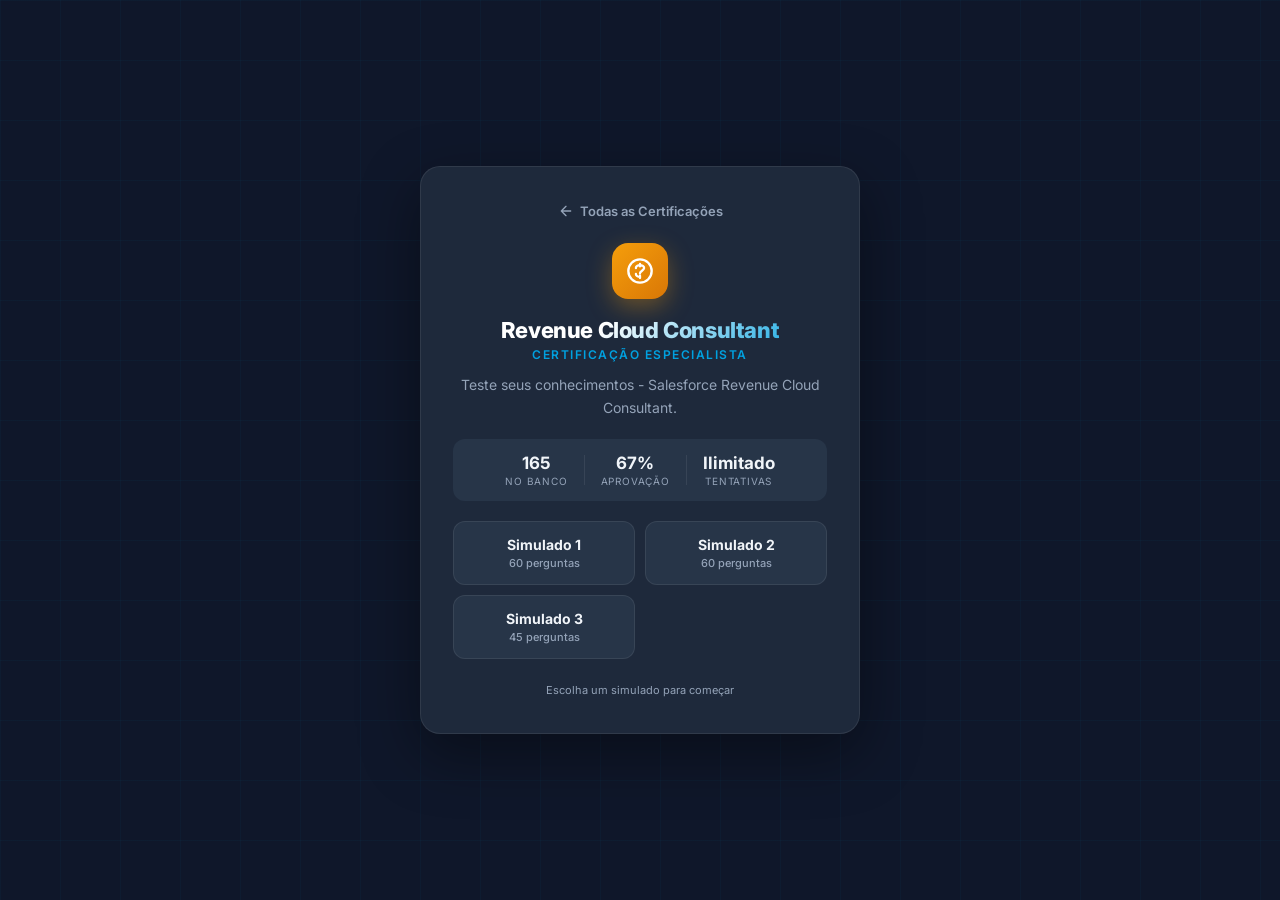
<file: revenue/index.html>
<!DOCTYPE html>
<html lang="pt-BR">
<head>
  <meta charset="UTF-8" />
  <meta name="viewport" content="width=device-width, initial-scale=1.0" />
  <title>Salesforce Revenue Cloud Quiz</title>
  <link rel="preconnect" href="https://fonts.googleapis.com" />
  <link rel="preconnect" href="https://fonts.gstatic.com" crossorigin />
  <link href="https://fonts.googleapis.com/css2?family=Inter:wght@400;500;600;700;800&display=swap" rel="stylesheet" />
  <link rel="stylesheet" href="../style.css" />
  <link rel="icon" href="../favicon-16x16.png" />
  <script>
    window.QUIZ_CONFIG = {
      dataFile: './revenue.json',
      passThreshold: 0.67,
      indexMode: true,
      simuladoMode: true,
      simuladoSize: 60
    };
  </script>
</head>
<body>

  <!-- Tela Inicial -->
  <div id="startScreen" class="screen active">
    <div class="start-card">
      <a href="../" class="hub-back-link">
        <svg viewBox="0 0 24 24" fill="none"><path d="M19 12H5M12 5l-7 7 7 7" stroke="currentColor" stroke-width="2" stroke-linecap="round" stroke-linejoin="round"/></svg>
        Todas as Certificações
      </a>
      <div class="logo-badge logo-badge--revenue">
        <svg viewBox="0 0 24 24" fill="none" xmlns="http://www.w3.org/2000/svg">
          <path d="M12 2C6.48 2 2 6.48 2 12s4.48 10 10 10 10-4.48 10-10S17.52 2 12 2z" stroke="currentColor" stroke-width="2" stroke-linecap="round" stroke-linejoin="round"/>
          <path d="M12 6v2M12 16v2M8.5 9.5C8.5 8.12 10.12 7 12 7s3.5 1.12 3.5 2.5c0 2-3.5 2.5-3.5 4.5M12 17c-1.88 0-3.5-1.12-3.5-2.5" stroke="currentColor" stroke-width="2" stroke-linecap="round"/>
        </svg>
      </div>
      <h1 class="start-title">Revenue Cloud Consultant</h1>
      <p class="start-subtitle">Certificação Especialista</p>
      <p class="start-description">
        Teste seus conhecimentos - Salesforce Revenue Cloud Consultant.
      </p>
      <div class="start-stats">
        <div class="stat-item">
          <span class="stat-number" id="totalQuestionsCount">—</span>
          <span class="stat-label">No Banco</span>
        </div>
        <div class="stat-divider"></div>
        <div class="stat-item">
          <span class="stat-number">67%</span>
          <span class="stat-label">Aprovação</span>
        </div>
        <div class="stat-divider"></div>
        <div class="stat-item">
          <span class="stat-number">Ilimitado</span>
          <span class="stat-label">Tentativas</span>
        </div>
      </div>
      <div id="simuladoContainer" class="simulado-grid"></div>
      <button id="startBtn" class="btn-primary" disabled style="display:none;">
        <span class="btn-text">Carregando...</span>
        <svg class="btn-icon" viewBox="0 0 24 24" fill="none"><path d="M5 12h14M12 5l7 7-7 7" stroke="currentColor" stroke-width="2" stroke-linecap="round" stroke-linejoin="round"/></svg>
      </button>
      <p class="start-hint">Escolha um simulado para começar</p>
    </div>
  </div>

  <!-- Tela do Quiz -->
  <div id="quizScreen" class="screen">
    <div class="quiz-container">

      <header class="quiz-header">
        <div class="quiz-brand">Revenue Cloud Quiz</div>
        <div class="quiz-meta">
          <span id="questionCounter" class="question-counter">1 / 20</span>
          <div class="score-badge">
            <span class="score-label">Erros</span>
            <span id="incorrectDisplay" class="score-value">0</span>
          </div>
          <div class="score-badge">
            <span class="score-label">Acertos</span>
            <span id="livePercent" class="score-value">—</span>
          </div>
          <button id="exitBtn" class="btn-exit" title="Sair do quiz">
            <svg viewBox="0 0 24 24" fill="none"><path d="M18 6L6 18M6 6l12 12" stroke="currentColor" stroke-width="2" stroke-linecap="round"/></svg>
          </button>
        </div>
      </header>

      <div class="progress-track">
        <div id="progressBar" class="progress-fill"></div>
      </div>

      <!-- Question Index Panel -->
      <div id="questionIndexPanel" class="question-index-panel">
        <button id="toggleIndexBtn" class="index-toggle-btn">
          <span class="index-title">Índice de Perguntas</span>
          <span id="indexProgressText" class="index-progress-text">0/0 respondidas</span>
          <svg class="index-toggle-icon" viewBox="0 0 24 24" fill="none" width="18" height="18">
            <path d="M6 9l6 6 6-6" stroke="currentColor" stroke-width="2" stroke-linecap="round" stroke-linejoin="round"/>
          </svg>
        </button>
        <div id="indexGrid" class="index-grid"></div>
      </div>

      <main class="quiz-body">
        <div id="questionCard" class="question-card">
          <div class="question-tag" id="questionTag">Pergunta 1</div>
          <h2 id="questionText" class="question-text"></h2>
          <p id="multipleHint" class="multiple-hint hidden">Selecione todas as respostas corretas</p>
          <div id="answersContainer" class="answers-grid"></div>
        </div>

        <div id="feedbackBanner" class="feedback-banner hidden">
          <div class="feedback-icon" id="feedbackIcon"></div>
          <div class="feedback-content">
            <p class="feedback-title" id="feedbackTitle"></p>
            <p class="feedback-detail" id="feedbackDetail"></p>
          </div>
        </div>
      </main>

      <footer class="quiz-footer">
        <button id="clearBtn" class="btn-secondary">
          <svg viewBox="0 0 24 24" fill="none"><path d="M3 6h18M8 6V4h8v2M19 6l-1 14H6L5 6" stroke="currentColor" stroke-width="2" stroke-linecap="round" stroke-linejoin="round"/></svg>
          Limpar
        </button>
        <button id="nextBtn" class="btn-primary" style="display:none;">
          <span class="btn-text">Confirmar</span>
          <svg class="btn-icon" viewBox="0 0 24 24" fill="none"><path d="M5 12h14M12 5l7 7-7 7" stroke="currentColor" stroke-width="2" stroke-linecap="round" stroke-linejoin="round"/></svg>
        </button>
      </footer>

    </div>
  </div>

  <!-- Tela de Resultado -->
  <div id="resultScreen" class="screen">
    <div class="result-card">
      <div id="resultBadge" class="result-badge"></div>
      <h2 id="resultTitle" class="result-title"></h2>
      <p id="resultSubtitle" class="result-subtitle"></p>

      <div class="result-score-ring">
        <svg viewBox="0 0 120 120" class="ring-svg">
          <circle cx="60" cy="60" r="50" class="ring-bg"/>
          <circle cx="60" cy="60" r="50" class="ring-fill" id="ringFill"/>
        </svg>
        <div class="ring-label">
          <span id="resultPercent" class="ring-percent">0%</span>
          <span class="ring-sub">Acertos</span>
        </div>
      </div>

      <div class="result-stats">
        <div class="result-stat correct-stat">
          <span id="correctCount" class="rstat-num">0</span>
          <span class="rstat-label">Corretas</span>
        </div>
        <div class="result-stat incorrect-stat">
          <span id="incorrectCount" class="rstat-num">0</span>
          <span class="rstat-label">Incorretas</span>
        </div>
        <div class="result-stat total-stat">
          <span id="totalCount" class="rstat-num">0</span>
          <span class="rstat-label">Total</span>
        </div>
      </div>

      <div class="result-actions">
        <button id="restartBtn" class="btn-primary">
          <svg viewBox="0 0 24 24" fill="none"><path d="M1 4v6h6M23 20v-6h-6" stroke="currentColor" stroke-width="2" stroke-linecap="round" stroke-linejoin="round"/><path d="M20.49 9A9 9 0 005.64 5.64L1 10m22 4l-4.64 4.36A9 9 0 013.51 15" stroke="currentColor" stroke-width="2" stroke-linecap="round" stroke-linejoin="round"/></svg>
          Tentar Novamente
        </button>
        <button id="backHomeBtn" class="btn-secondary">Voltar ao Início</button>
      </div>
    </div>
  </div>

  <!-- Confirmação de saída -->
  <div id="exitModal" class="overlay hidden">
    <div class="confirm-card">
      <h3>Sair do quiz?</h3>
      <p>Seu progresso atual será perdido.</p>
      <div class="confirm-actions">
        <button id="confirmExit" class="btn-danger">Sair</button>
        <button id="cancelExit" class="btn-secondary">Continuar</button>
      </div>
    </div>
  </div>

  <script src="../quiz.js"></script>
</body>
</html>
</file>
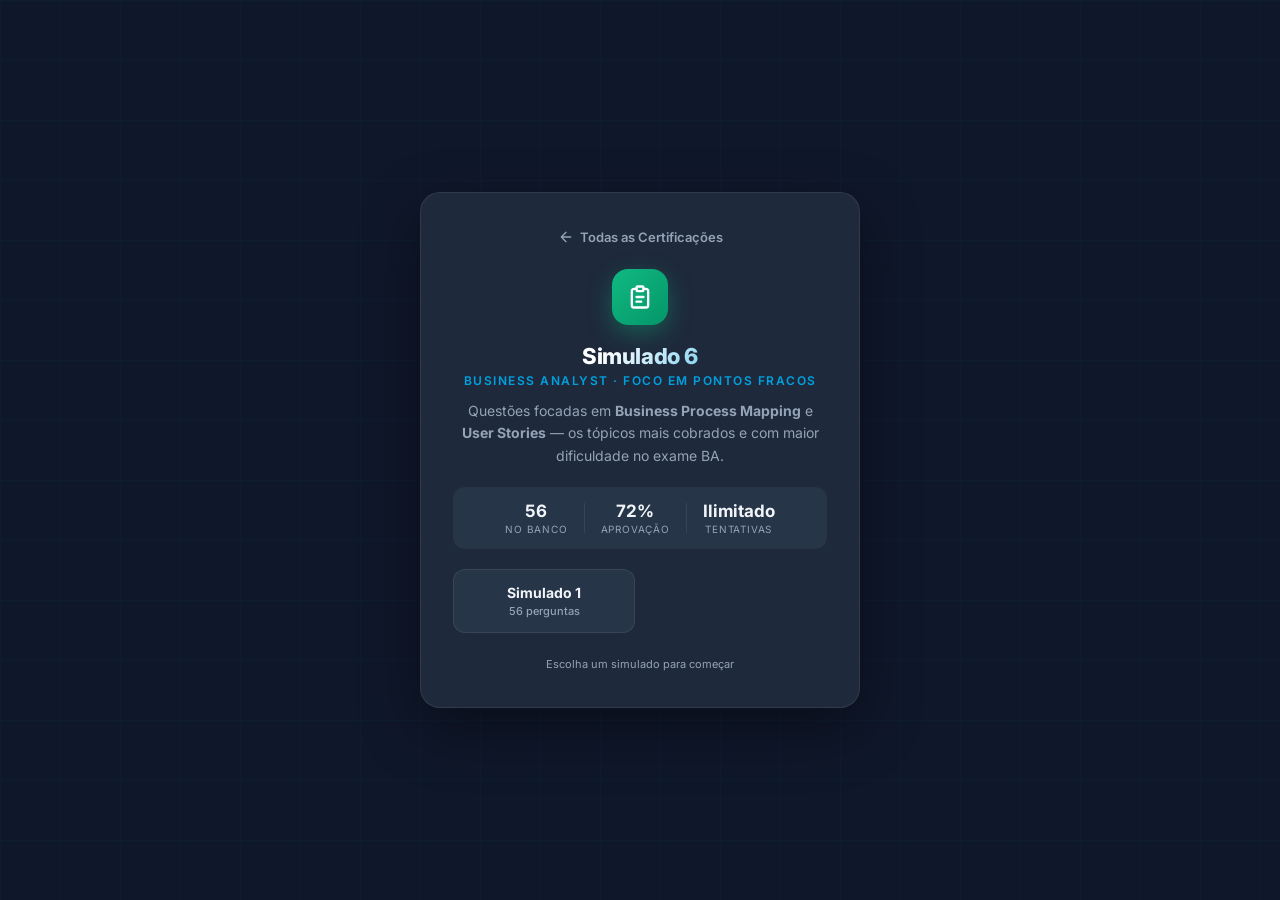
<file: simulado6/index.html>
<!DOCTYPE html>
<html lang="pt-BR">
<head>
  <meta charset="UTF-8" />
  <meta name="viewport" content="width=device-width, initial-scale=1.0" />
  <title>Simulado 6 – Business Analyst | Process Mapping & User Stories</title>
  <link rel="preconnect" href="https://fonts.googleapis.com" />
  <link rel="preconnect" href="https://fonts.gstatic.com" crossorigin />
  <link href="https://fonts.googleapis.com/css2?family=Inter:wght@400;500;600;700;800&display=swap" rel="stylesheet" />
  <link rel="stylesheet" href="../style.css" />
  <link rel="icon" href="../favicon-16x16.png" />
  <script>
    window.QUIZ_CONFIG = {
      dataFile: './questions.json',
      passThreshold: 0.72,
      indexMode: true,
      simuladoMode: true,
      simuladoSize: 55
    };
  </script>
</head>
<body>

  <!-- Tela Inicial -->
  <div id="startScreen" class="screen active">
    <div class="start-card">
      <a href="../" class="hub-back-link">
        <svg viewBox="0 0 24 24" fill="none"><path d="M19 12H5M12 5l-7 7 7 7" stroke="currentColor" stroke-width="2" stroke-linecap="round" stroke-linejoin="round"/></svg>
        Todas as Certificações
      </a>
      <div class="logo-badge logo-badge--ba">
        <svg viewBox="0 0 24 24" fill="none" xmlns="http://www.w3.org/2000/svg">
          <path d="M9 5H7a2 2 0 00-2 2v12a2 2 0 002 2h10a2 2 0 002-2V7a2 2 0 00-2-2h-2" stroke="currentColor" stroke-width="2" stroke-linecap="round" stroke-linejoin="round"/>
          <rect x="9" y="3" width="6" height="4" rx="1" stroke="currentColor" stroke-width="2"/>
          <path d="M9 12h6M9 16h4" stroke="currentColor" stroke-width="2" stroke-linecap="round"/>
        </svg>
      </div>
      <h1 class="start-title">Simulado 6</h1>
      <p class="start-subtitle">Business Analyst · Foco em Pontos Fracos</p>
      <p class="start-description">
        Questões focadas em <strong>Business Process Mapping</strong> e <strong>User Stories</strong> — os tópicos mais cobrados e com maior dificuldade no exame BA.
      </p>
      <div class="start-stats">
        <div class="stat-item">
          <span class="stat-number" id="totalQuestionsCount">—</span>
          <span class="stat-label">No Banco</span>
        </div>
        <div class="stat-divider"></div>
        <div class="stat-item">
          <span class="stat-number">72%</span>
          <span class="stat-label">Aprovação</span>
        </div>
        <div class="stat-divider"></div>
        <div class="stat-item">
          <span class="stat-number">Ilimitado</span>
          <span class="stat-label">Tentativas</span>
        </div>
      </div>
      <div id="simuladoContainer" class="simulado-grid"></div>
      <button id="startBtn" class="btn-primary" disabled style="display:none;">
        <span class="btn-text">Carregando...</span>
        <svg class="btn-icon" viewBox="0 0 24 24" fill="none"><path d="M5 12h14M12 5l7 7-7 7" stroke="currentColor" stroke-width="2" stroke-linecap="round" stroke-linejoin="round"/></svg>
      </button>
      <p class="start-hint">Escolha um simulado para começar</p>
    </div>
  </div>

  <!-- Tela do Quiz -->
  <div id="quizScreen" class="screen">
    <div class="quiz-container">

      <header class="quiz-header">
        <div class="quiz-brand">Simulado 6 – BA</div>
        <div class="quiz-meta">
          <span id="questionCounter" class="question-counter">1 / 20</span>
          <div class="score-badge">
            <span class="score-label">Erros</span>
            <span id="incorrectDisplay" class="score-value">0</span>
          </div>
          <div class="score-badge">
            <span class="score-label">Acertos</span>
            <span id="livePercent" class="score-value">—</span>
          </div>
          <button id="exitBtn" class="btn-exit" title="Sair do quiz">
            <svg viewBox="0 0 24 24" fill="none"><path d="M18 6L6 18M6 6l12 12" stroke="currentColor" stroke-width="2" stroke-linecap="round"/></svg>
          </button>
        </div>
      </header>

      <div class="progress-track">
        <div id="progressBar" class="progress-fill"></div>
      </div>

      <!-- Question Index Panel -->
      <div id="questionIndexPanel" class="question-index-panel">
        <button id="toggleIndexBtn" class="index-toggle-btn">
          <span class="index-title">Índice de Perguntas</span>
          <span id="indexProgressText" class="index-progress-text">0/0 respondidas</span>
          <svg class="index-toggle-icon" viewBox="0 0 24 24" fill="none" width="18" height="18">
            <path d="M6 9l6 6 6-6" stroke="currentColor" stroke-width="2" stroke-linecap="round" stroke-linejoin="round"/>
          </svg>
        </button>
        <div id="indexGrid" class="index-grid"></div>
      </div>

      <main class="quiz-body">
        <div id="questionCard" class="question-card">
          <div class="question-tag" id="questionTag">Pergunta 1</div>
          <h2 id="questionText" class="question-text"></h2>
          <p id="multipleHint" class="multiple-hint hidden">Selecione todas as respostas corretas</p>
          <div id="answersContainer" class="answers-grid"></div>
        </div>

        <div id="feedbackBanner" class="feedback-banner hidden">
          <div class="feedback-icon" id="feedbackIcon"></div>
          <div class="feedback-content">
            <p class="feedback-title" id="feedbackTitle"></p>
            <p class="feedback-detail" id="feedbackDetail"></p>
          </div>
        </div>
      </main>

      <footer class="quiz-footer">
        <button id="clearBtn" class="btn-secondary">
          <svg viewBox="0 0 24 24" fill="none"><path d="M3 6h18M8 6V4h8v2M19 6l-1 14H6L5 6" stroke="currentColor" stroke-width="2" stroke-linecap="round" stroke-linejoin="round"/></svg>
          Limpar
        </button>
        <button id="nextBtn" class="btn-primary" style="display:none;">
          <span class="btn-text">Confirmar</span>
          <svg class="btn-icon" viewBox="0 0 24 24" fill="none"><path d="M5 12h14M12 5l7 7-7 7" stroke="currentColor" stroke-width="2" stroke-linecap="round" stroke-linejoin="round"/></svg>
        </button>
      </footer>

    </div>
  </div>

  <!-- Tela de Resultado -->
  <div id="resultScreen" class="screen">
    <div class="result-card">
      <div id="resultBadge" class="result-badge"></div>
      <h2 id="resultTitle" class="result-title"></h2>
      <p id="resultSubtitle" class="result-subtitle"></p>

      <div class="result-score-ring">
        <svg viewBox="0 0 120 120" class="ring-svg">
          <circle cx="60" cy="60" r="50" class="ring-bg"/>
          <circle cx="60" cy="60" r="50" class="ring-fill" id="ringFill"/>
        </svg>
        <div class="ring-label">
          <span id="resultPercent" class="ring-percent">0%</span>
          <span class="ring-sub">Acertos</span>
        </div>
      </div>

      <div class="result-stats">
        <div class="result-stat correct-stat">
          <span id="correctCount" class="rstat-num">0</span>
          <span class="rstat-label">Corretas</span>
        </div>
        <div class="result-stat incorrect-stat">
          <span id="incorrectCount" class="rstat-num">0</span>
          <span class="rstat-label">Incorretas</span>
        </div>
        <div class="result-stat total-stat">
          <span id="totalCount" class="rstat-num">0</span>
          <span class="rstat-label">Total</span>
        </div>
      </div>

      <div class="result-actions">
        <button id="restartBtn" class="btn-primary">
          <svg viewBox="0 0 24 24" fill="none"><path d="M1 4v6h6M23 20v-6h-6" stroke="currentColor" stroke-width="2" stroke-linecap="round" stroke-linejoin="round"/><path d="M20.49 9A9 9 0 005.64 5.64L1 10m22 4l-4.64 4.36A9 9 0 013.51 15" stroke="currentColor" stroke-width="2" stroke-linecap="round" stroke-linejoin="round"/></svg>
          Tentar Novamente
        </button>
        <button id="backHomeBtn" class="btn-secondary">Voltar ao Início</button>
      </div>
    </div>
  </div>

  <!-- Confirmação de saída -->
  <div id="exitModal" class="overlay hidden">
    <div class="confirm-card">
      <h3>Sair do quiz?</h3>
      <p>Seu progresso atual será perdido.</p>
      <div class="confirm-actions">
        <button id="confirmExit" class="btn-danger">Sair</button>
        <button id="cancelExit" class="btn-secondary">Continuar</button>
      </div>
    </div>
  </div>

  <script src="../quiz.js"></script>
</body>
</html>
</file>
<file: style.css>
*, *::before, *::after { box-sizing: border-box; margin: 0; padding: 0; }

:root {
  --brand: #00A1E0;
  --brand-dark: #0076A8;
  --brand-light: #E8F7FC;
  --success: #2ECC71;
  --success-bg: #EAFAF1;
  --danger: #E74C3C;
  --danger-bg: #FDECEA;
  --warning: #F39C12;
  --bg: #0F172A;
  --surface: #1E293B;
  --surface-2: #273548;
  --border: rgba(255,255,255,0.08);
  --text: #F1F5F9;
  --text-muted: #94A3B8;
  --radius: 16px;
  --shadow: 0 20px 60px rgba(0,0,0,0.4);
  --transition: 0.25s cubic-bezier(0.4, 0, 0.2, 1);
}

body {
  font-family: 'Inter', sans-serif;
  background: var(--bg);
  color: var(--text);
  min-height: 100vh;
  overflow-x: hidden;
}

/* ── Background animated grid ── */
body::before {
  content: '';
  position: fixed;
  inset: 0;
  background-image:
    linear-gradient(rgba(0,161,224,0.04) 1px, transparent 1px),
    linear-gradient(90deg, rgba(0,161,224,0.04) 1px, transparent 1px);
  background-size: 60px 60px;
  pointer-events: none;
  z-index: 0;
}

/* ── Screens ── */
.screen {
  display: none;
  min-height: 100vh;
  position: relative;
  z-index: 1;
}
.screen.active { display: flex; }

/* ══════════════════════════════
   START SCREEN
══════════════════════════════ */
#startScreen {
  justify-content: center;
  align-items: center;
  padding: 24px;
}

.start-card {
  background: var(--surface);
  border: 1px solid var(--border);
  border-radius: 20px;
  padding: 36px 32px;
  width: 100%;
  max-width: 440px;
  text-align: center;
  box-shadow: var(--shadow);
  animation: slideUp 0.5s var(--transition) both;
}

@keyframes slideUp {
  from { opacity: 0; transform: translateY(32px); }
  to   { opacity: 1; transform: translateY(0); }
}

.logo-badge {
  width: 56px;
  height: 56px;
  background: linear-gradient(135deg, var(--brand), var(--brand-dark));
  border-radius: 16px;
  display: flex;
  align-items: center;
  justify-content: center;
  margin: 0 auto 18px;
  color: #fff;
  box-shadow: 0 6px 18px rgba(0,161,224,0.35);
}
.logo-badge svg { width: 28px; height: 28px; }

.start-title {
  font-size: 22px;
  font-weight: 800;
  letter-spacing: -0.4px;
  background: linear-gradient(135deg, #fff 40%, var(--brand));
  -webkit-background-clip: text;
  -webkit-text-fill-color: transparent;
  background-clip: text;
}
.start-subtitle {
  font-size: 12px;
  font-weight: 600;
  color: var(--brand);
  text-transform: uppercase;
  letter-spacing: 1.5px;
  margin-top: 4px;
  margin-bottom: 12px;
}
.start-description {
  color: var(--text-muted);
  font-size: 14px;
  line-height: 1.6;
  margin-bottom: 20px;
}

.start-stats {
  display: flex;
  justify-content: center;
  align-items: center;
  gap: 16px;
  background: var(--surface-2);
  border-radius: 12px;
  padding: 14px;
  margin-bottom: 20px;
}
.stat-item { display: flex; flex-direction: column; align-items: center; gap: 2px; }
.stat-number { font-size: 17px; font-weight: 700; color: var(--text); }
.stat-label { font-size: 10px; color: var(--text-muted); text-transform: uppercase; letter-spacing: 0.8px; }
.stat-divider { width: 1px; height: 30px; background: var(--border); }

.start-hint {
  margin-top: 12px;
  font-size: 11px;
  color: var(--text-muted);
}

/* ══════════════════════════════
   QUIZ SCREEN
══════════════════════════════ */
#quizScreen {
  flex-direction: column;
  align-items: center;
  padding: 0 0 32px;
}

.quiz-container {
  width: 100%;
  max-width: 780px;
  display: flex;
  flex-direction: column;
  min-height: 100vh;
  padding: 0 16px;
}

.quiz-header {
  display: flex;
  align-items: center;
  justify-content: space-between;
  padding: 20px 0;
  position: sticky;
  top: 0;
  background: var(--bg);
  z-index: 10;
  border-bottom: 1px solid var(--border);
  margin: 0 -16px;
  padding-left: 16px;
  padding-right: 16px;
}

.quiz-brand {
  font-size: 14px;
  font-weight: 700;
  color: var(--brand);
  letter-spacing: 0.5px;
}

.quiz-meta {
  display: flex;
  align-items: center;
  gap: 12px;
}

.question-counter {
  font-size: 13px;
  font-weight: 600;
  color: var(--text-muted);
  background: var(--surface);
  padding: 6px 12px;
  border-radius: 20px;
  border: 1px solid var(--border);
}

.score-badge {
  display: flex;
  align-items: center;
  gap: 6px;
  background: linear-gradient(135deg, var(--brand-dark), var(--brand));
  padding: 6px 14px;
  border-radius: 20px;
  transition: background 0.4s ease, box-shadow 0.4s ease;
}
.score-label { font-size: 11px; color: rgba(255,255,255,0.75); font-weight: 500; }
.score-value { font-size: 14px; font-weight: 700; color: #fff; min-width: 20px; text-align: center; }

.score-badge--pass    { background: linear-gradient(135deg, #1a7a45, #2ecc71); box-shadow: 0 4px 12px rgba(46,204,113,0.4); }
.score-badge--warning { background: linear-gradient(135deg, #7a4f0d, #f39c12); box-shadow: 0 4px 12px rgba(243,156,18,0.4); }
.score-badge--fail    { background: linear-gradient(135deg, #6b1c1c, #e74c3c); box-shadow: 0 4px 12px rgba(231,76,60,0.4); }

.btn-exit {
  width: 36px;
  height: 36px;
  border-radius: 50%;
  border: 1px solid var(--border);
  background: var(--surface);
  color: var(--text-muted);
  cursor: pointer;
  display: flex;
  align-items: center;
  justify-content: center;
  transition: all var(--transition);
}
.btn-exit:hover { background: var(--danger-bg); color: var(--danger); border-color: var(--danger); }
.btn-exit svg { width: 16px; height: 16px; }

/* Progress bar */
.progress-track {
  height: 4px;
  background: var(--surface-2);
  margin: 0 -16px;
  position: relative;
}
.progress-fill {
  height: 100%;
  background: linear-gradient(90deg, var(--brand-dark), var(--brand));
  border-radius: 0 4px 4px 0;
  transition: width 0.5s cubic-bezier(0.4, 0, 0.2, 1);
  width: 0%;
  box-shadow: 0 0 10px rgba(0,161,224,0.5);
}

/* Quiz body */
.quiz-body {
  flex: 1;
  padding: 32px 0;
  display: flex;
  flex-direction: column;
  gap: 20px;
}

.question-card {
  background: var(--surface);
  border: 1px solid var(--border);
  border-radius: var(--radius);
  padding: 32px;
  animation: fadeIn 0.35s var(--transition);
}

@keyframes fadeIn {
  from { opacity: 0; transform: translateY(12px); }
  to   { opacity: 1; transform: translateY(0); }
}

.question-tag {
  font-size: 11px;
  font-weight: 700;
  text-transform: uppercase;
  letter-spacing: 1.5px;
  color: var(--brand);
  margin-bottom: 16px;
}

.question-text {
  font-size: 18px;
  font-weight: 600;
  line-height: 1.65;
  color: var(--text);
  margin-bottom: 28px;
}

.multiple-hint {
  font-size: 12px;
  font-weight: 500;
  color: var(--warning);
  background: rgba(243,156,18,0.1);
  border: 1px solid rgba(243,156,18,0.25);
  padding: 8px 14px;
  border-radius: 8px;
  margin-bottom: 20px;
  display: inline-flex;
  align-items: center;
  gap: 6px;
}
.multiple-hint.hidden { display: none; }

/* Answers */
.answers-grid {
  display: flex;
  flex-direction: column;
  gap: 10px;
}

.answer {
  padding: 16px 20px;
  border-radius: 12px;
  border: 1.5px solid var(--border);
  background: var(--surface-2);
  color: var(--text);
  cursor: pointer;
  font-size: 15px;
  line-height: 1.5;
  transition: all var(--transition);
  display: flex;
  align-items: flex-start;
  gap: 14px;
  position: relative;
  overflow: hidden;
}

.answer::before {
  content: '';
  position: absolute;
  inset: 0;
  background: linear-gradient(135deg, var(--brand), var(--brand-dark));
  opacity: 0;
  transition: opacity var(--transition);
}

.answer-letter {
  min-width: 28px;
  height: 28px;
  border-radius: 8px;
  background: var(--bg);
  border: 1.5px solid var(--border);
  display: flex;
  align-items: center;
  justify-content: center;
  font-size: 12px;
  font-weight: 700;
  color: var(--text-muted);
  flex-shrink: 0;
  position: relative;
  z-index: 1;
  transition: all var(--transition);
}

.answer-text {
  position: relative;
  z-index: 1;
  padding-top: 3px;
}

.answer:hover:not(.disabled) {
  border-color: var(--brand);
  transform: translateX(4px);
}
.answer:hover:not(.disabled) .answer-letter {
  border-color: var(--brand);
  color: var(--brand);
}

.answer.selected {
  border-color: var(--brand);
  background: rgba(0,161,224,0.12);
}
.answer.selected .answer-letter {
  background: var(--brand);
  border-color: var(--brand);
  color: #fff;
}

.answer.correct {
  border-color: var(--success) !important;
  background: rgba(46,204,113,0.12) !important;
}
.answer.correct .answer-letter {
  background: var(--success) !important;
  border-color: var(--success) !important;
  color: #fff !important;
}

.answer.incorrect {
  border-color: var(--danger) !important;
  background: rgba(231,76,60,0.12) !important;
}
.answer.incorrect .answer-letter {
  background: var(--danger) !important;
  border-color: var(--danger) !important;
  color: #fff !important;
}

.answer.disabled {
  cursor: not-allowed;
  opacity: 0.7;
}
.answer.disabled:hover { transform: none; border-color: var(--border); }
.answer.disabled.correct { opacity: 1; }
.answer.disabled.incorrect { opacity: 1; }

/* Feedback banner */
.feedback-banner {
  display: flex;
  align-items: flex-start;
  gap: 16px;
  padding: 20px 24px;
  border-radius: 14px;
  border: 1.5px solid;
  animation: slideIn 0.3s var(--transition);
}
.feedback-banner.hidden { display: none; }
.feedback-banner.correct-feedback {
  background: var(--success-bg);
  border-color: rgba(46,204,113,0.4);
}
.feedback-banner.incorrect-feedback {
  background: var(--danger-bg);
  border-color: rgba(231,76,60,0.4);
}

@keyframes slideIn {
  from { opacity: 0; transform: translateY(-8px); }
  to   { opacity: 1; transform: translateY(0); }
}

.feedback-icon {
  width: 36px;
  height: 36px;
  border-radius: 50%;
  display: flex;
  align-items: center;
  justify-content: center;
  font-size: 18px;
  flex-shrink: 0;
}
.correct-feedback .feedback-icon { background: var(--success); }
.incorrect-feedback .feedback-icon { background: var(--danger); }

.feedback-title {
  font-size: 15px;
  font-weight: 700;
  margin-bottom: 4px;
}
.correct-feedback .feedback-title { color: #1a7a45; }
.incorrect-feedback .feedback-title { color: #a93226; }

.feedback-detail {
  font-size: 13px;
  line-height: 1.5;
}
.correct-feedback .feedback-detail { color: #239a55; }
.incorrect-feedback .feedback-detail { color: #c0392b; }

/* Quiz footer */
.quiz-footer {
  display: flex;
  align-items: center;
  justify-content: space-between;
  padding: 20px 0;
  border-top: 1px solid var(--border);
  gap: 12px;
}

/* ══════════════════════════════
   BUTTONS
══════════════════════════════ */
.btn-primary {
  display: inline-flex;
  align-items: center;
  gap: 8px;
  padding: 13px 28px;
  background: linear-gradient(135deg, var(--brand), var(--brand-dark));
  color: #fff;
  border: none;
  border-radius: 12px;
  font-size: 15px;
  font-weight: 600;
  font-family: 'Inter', sans-serif;
  cursor: pointer;
  transition: all var(--transition);
  box-shadow: 0 4px 16px rgba(0,161,224,0.3);
}
.btn-primary:hover:not(:disabled) {
  transform: translateY(-2px);
  box-shadow: 0 8px 24px rgba(0,161,224,0.4);
}
.btn-primary:active:not(:disabled) { transform: translateY(0); }
.btn-primary:disabled {
  opacity: 0.5;
  cursor: not-allowed;
}
.btn-icon { width: 18px; height: 18px; flex-shrink: 0; }

.btn-secondary {
  display: inline-flex;
  align-items: center;
  gap: 8px;
  padding: 13px 24px;
  background: var(--surface-2);
  color: var(--text-muted);
  border: 1.5px solid var(--border);
  border-radius: 12px;
  font-size: 15px;
  font-weight: 600;
  font-family: 'Inter', sans-serif;
  cursor: pointer;
  transition: all var(--transition);
}
.btn-secondary:hover {
  background: var(--surface);
  color: var(--text);
  border-color: rgba(255,255,255,0.15);
}
.btn-secondary svg { width: 16px; height: 16px; }

.btn-danger {
  display: inline-flex;
  align-items: center;
  gap: 8px;
  padding: 13px 24px;
  background: var(--danger);
  color: #fff;
  border: none;
  border-radius: 12px;
  font-size: 15px;
  font-weight: 600;
  font-family: 'Inter', sans-serif;
  cursor: pointer;
  transition: all var(--transition);
}
.btn-danger:hover { background: #c0392b; }

/* ══════════════════════════════
   RESULT SCREEN
══════════════════════════════ */
#resultScreen {
  justify-content: center;
  align-items: center;
  padding: 24px;
  animation: fadeIn 0.4s var(--transition);
}

.result-card {
  background: var(--surface);
  border: 1px solid var(--border);
  border-radius: 24px;
  padding: 48px 40px;
  width: 100%;
  max-width: 480px;
  text-align: center;
  box-shadow: var(--shadow);
  animation: slideUp 0.5s var(--transition) both;
}

.result-badge {
  width: 72px;
  height: 72px;
  border-radius: 20px;
  display: flex;
  align-items: center;
  justify-content: center;
  font-size: 36px;
  margin: 0 auto 20px;
}
.result-badge.pass { background: rgba(46,204,113,0.15); }
.result-badge.fail { background: rgba(231,76,60,0.15); }

.result-title {
  font-size: 26px;
  font-weight: 800;
  margin-bottom: 8px;
  letter-spacing: -0.5px;
}
.result-subtitle {
  color: var(--text-muted);
  font-size: 15px;
  margin-bottom: 32px;
}

/* Score ring */
.result-score-ring {
  position: relative;
  width: 160px;
  height: 160px;
  margin: 0 auto 32px;
}
.ring-svg {
  width: 100%;
  height: 100%;
  transform: rotate(-90deg);
}
.ring-bg {
  fill: none;
  stroke: var(--surface-2);
  stroke-width: 10;
}
.ring-fill {
  fill: none;
  stroke-width: 10;
  stroke-linecap: round;
  stroke-dasharray: 314;
  stroke-dashoffset: 314;
  transition: stroke-dashoffset 1.2s cubic-bezier(0.4, 0, 0.2, 1) 0.3s,
              stroke 0.5s ease;
}
.ring-label {
  position: absolute;
  inset: 0;
  display: flex;
  flex-direction: column;
  align-items: center;
  justify-content: center;
}
.ring-percent {
  font-size: 32px;
  font-weight: 800;
  line-height: 1;
  letter-spacing: -1px;
}
.ring-sub {
  font-size: 12px;
  color: var(--text-muted);
  font-weight: 500;
  margin-top: 4px;
}

.result-stats {
  display: flex;
  justify-content: center;
  gap: 12px;
  margin-bottom: 36px;
}
.result-stat {
  flex: 1;
  padding: 16px 12px;
  border-radius: 12px;
  display: flex;
  flex-direction: column;
  align-items: center;
  gap: 4px;
}
.correct-stat { background: rgba(46,204,113,0.1); border: 1px solid rgba(46,204,113,0.2); }
.incorrect-stat { background: rgba(231,76,60,0.1); border: 1px solid rgba(231,76,60,0.2); }
.total-stat { background: var(--surface-2); border: 1px solid var(--border); }

.rstat-num { font-size: 24px; font-weight: 800; }
.correct-stat .rstat-num { color: var(--success); }
.incorrect-stat .rstat-num { color: var(--danger); }
.total-stat .rstat-num { color: var(--text); }
.rstat-label { font-size: 11px; color: var(--text-muted); text-transform: uppercase; letter-spacing: 0.8px; font-weight: 600; }

.result-actions {
  display: flex;
  flex-direction: column;
  gap: 12px;
}
.result-actions .btn-primary,
.result-actions .btn-secondary {
  justify-content: center;
  width: 100%;
}

/* ══════════════════════════════
   EXIT MODAL
══════════════════════════════ */
.overlay {
  position: fixed;
  inset: 0;
  background: rgba(0,0,0,0.7);
  display: flex;
  align-items: center;
  justify-content: center;
  z-index: 100;
  backdrop-filter: blur(4px);
  padding: 24px;
}
.overlay.hidden { display: none; }

.confirm-card {
  background: var(--surface);
  border: 1px solid var(--border);
  border-radius: 20px;
  padding: 36px 32px;
  width: 100%;
  max-width: 380px;
  text-align: center;
  animation: slideUp 0.3s var(--transition);
}
.confirm-card h3 { font-size: 20px; font-weight: 700; margin-bottom: 10px; }
.confirm-card p { color: var(--text-muted); font-size: 14px; margin-bottom: 28px; }
.confirm-actions { display: flex; gap: 12px; }
.confirm-actions > * { flex: 1; justify-content: center; }

/* ══════════════════════════════
   HUB SCREEN
══════════════════════════════ */
.hub-screen {
  min-height: 100vh;
  display: flex;
  flex-direction: column;
  align-items: center;
  padding: 64px 24px 48px;
  position: relative;
  z-index: 1;
}

.hub-header {
  text-align: center;
  margin-bottom: 48px;
  max-width: 560px;
}

.hub-logo {
  width: 72px;
  height: 72px;
  background: linear-gradient(135deg, var(--brand), var(--brand-dark));
  border-radius: 20px;
  display: flex;
  align-items: center;
  justify-content: center;
  margin: 0 auto 24px;
  color: #fff;
  box-shadow: 0 8px 24px rgba(0,161,224,0.35);
}
.hub-logo svg { width: 36px; height: 36px; }

.hub-title {
  font-size: 36px;
  font-weight: 800;
  letter-spacing: -1px;
  background: linear-gradient(135deg, #fff 40%, var(--brand));
  -webkit-background-clip: text;
  -webkit-text-fill-color: transparent;
  background-clip: text;
  margin-bottom: 4px;
}

.hub-subtitle {
  font-size: 13px;
  font-weight: 600;
  color: var(--brand);
  text-transform: uppercase;
  letter-spacing: 1.5px;
  margin-bottom: 16px;
}

.hub-description {
  color: var(--text-muted);
  font-size: 15px;
  line-height: 1.6;
}

.cert-grid {
  display: grid;
  grid-template-columns: repeat(auto-fill, minmax(210px, 1fr));
  gap: 14px;
  width: 100%;
  max-width: 1200px;
}

.cert-card {
  background: var(--surface);
  border: 1px solid var(--border);
  border-radius: 16px;
  padding: 20px;
  text-decoration: none;
  color: var(--text);
  display: flex;
  flex-direction: column;
  gap: 12px;
  transition: all var(--transition);
  animation: slideUp 0.5s var(--transition) both;
  cursor: pointer;
}

.cert-card:hover {
  border-color: var(--brand);
  transform: translateY(-3px);
  box-shadow: 0 12px 36px rgba(0,161,224,0.18);
}

.cert-icon {
  width: 44px;
  height: 44px;
  border-radius: 12px;
  display: flex;
  align-items: center;
  justify-content: center;
}
.cert-icon svg { width: 22px; height: 22px; color: #fff; }

.cert-icon--admin {
  background: linear-gradient(135deg, var(--brand), var(--brand-dark));
  box-shadow: 0 6px 16px rgba(0,161,224,0.3);
}

.cert-icon--agentforce {
  background: linear-gradient(135deg, #7C3AED, #5B21B6);
  box-shadow: 0 6px 16px rgba(124,58,237,0.3);
}


.cert-icon--datacloud {
  background: linear-gradient(135deg, #0EA5E9, #0369A1);
  box-shadow: 0 6px 16px rgba(14,165,233,0.3);
}

.cert-icon--ba {
  background: linear-gradient(135deg, #10B981, #059669);
  box-shadow: 0 6px 16px rgba(16,185,129,0.3);
}

.cert-icon--revenue {
  background: linear-gradient(135deg, #F59E0B, #D97706);
  box-shadow: 0 6px 16px rgba(245,158,11,0.3);
}

.cert-icon--developer {
  background: linear-gradient(135deg, #6366F1, #4338CA);
  box-shadow: 0 6px 16px rgba(99,102,241,0.3);
}

.cert-name {
  font-size: 15px;
  font-weight: 700;
  letter-spacing: -0.2px;
}

.cert-meta {
  font-size: 12px;
  color: var(--text-muted);
  margin-top: 2px;
}

.cert-tags {
  display: flex;
  gap: 8px;
  flex-wrap: wrap;
}

.cert-tag {
  font-size: 11px;
  font-weight: 600;
  padding: 4px 10px;
  border-radius: 20px;
  background: rgba(0,161,224,0.1);
  color: var(--brand);
  border: 1px solid rgba(0,161,224,0.2);
  text-transform: uppercase;
  letter-spacing: 0.5px;
}

.cert-arrow {
  margin-top: auto;
  color: var(--brand);
  opacity: 0.5;
  transition: all var(--transition);
  display: flex;
  align-items: center;
}
.cert-card:hover .cert-arrow { opacity: 1; transform: translateX(4px); }

.hub-footer-hint {
  margin-top: 40px;
  font-size: 12px;
  color: var(--text-muted);
}

/* ── Back link (inside cert pages) ── */
.hub-back-link {
  display: inline-flex;
  align-items: center;
  gap: 6px;
  font-size: 13px;
  font-weight: 600;
  color: var(--text-muted);
  text-decoration: none;
  margin-bottom: 24px;
  transition: color var(--transition);
}
.hub-back-link:hover { color: var(--brand); }
.hub-back-link svg { width: 16px; height: 16px; }

/* ── Agentforce accent ── */
.logo-badge--agentforce {
  background: linear-gradient(135deg, #7C3AED, #5B21B6);
  box-shadow: 0 8px 24px rgba(124,58,237,0.35);
}


/* ── Data Cloud accent ── */
.logo-badge--datacloud {
  background: linear-gradient(135deg, #0EA5E9, #0369A1);
  box-shadow: 0 8px 24px rgba(14,165,233,0.35);
}

/* ── Business Analyst accent ── */
.logo-badge--ba {
  background: linear-gradient(135deg, #10B981, #059669);
  box-shadow: 0 8px 24px rgba(16,185,129,0.35);
}

/* ── Revenue Cloud accent ── */
.logo-badge--revenue {
  background: linear-gradient(135deg, #F59E0B, #D97706);
  box-shadow: 0 8px 24px rgba(245,158,11,0.35);
}

/* ══════════════════════════════
   QUESTION INDEX PANEL
══════════════════════════════ */
.question-index-panel {
  margin: 6px 0 0;
  border-top: 1px solid var(--border);
}

.index-toggle-btn {
  width: 100%;
  display: flex;
  align-items: center;
  gap: 8px;
  padding: 10px 0;
  background: none;
  border: none;
  color: var(--text-muted);
  cursor: pointer;
  font-family: 'Inter', sans-serif;
  transition: color var(--transition);
}
.index-toggle-btn:hover { color: var(--text); }

.index-title {
  flex: 1;
  font-size: 11px;
  font-weight: 700;
  text-transform: uppercase;
  letter-spacing: 1px;
  text-align: left;
}

.index-progress-text {
  font-size: 11px;
  font-weight: 600;
  color: var(--brand);
  white-space: nowrap;
}

.index-toggle-icon {
  width: 14px;
  height: 14px;
  flex-shrink: 0;
  transition: transform var(--transition);
}
.index-toggle-icon.rotated { transform: rotate(180deg); }

.index-grid {
  display: none;
  gap: 5px;
  padding: 4px 0 14px;
}
.index-grid.open {
  display: grid;
  grid-template-columns: repeat(20, minmax(0, 1fr));
}

.index-btn {
  width: 100%;
  height: 30px;
  border-radius: 50%;
  border: 1.5px solid var(--border);
  background: transparent;
  color: var(--text-muted);
  font-size: 10px;
  font-weight: 600;
  font-family: 'Inter', sans-serif;
  cursor: pointer;
  display: flex;
  align-items: center;
  justify-content: center;
  transition: all var(--transition);
  position: relative;
  flex-shrink: 0;
}
.index-btn:hover {
  border-color: var(--brand);
  color: var(--brand);
  background: rgba(0,161,224,0.08);
}

.index-btn--current {
  border-color: var(--brand) !important;
  background: var(--brand) !important;
  color: #fff !important;
  font-weight: 700;
}

.index-btn--answered {
  border-color: var(--success);
  background: rgba(46,204,113,0.18);
  color: var(--success);
  font-weight: 700;
}
.index-btn--answered::after {
  content: '✓';
  position: absolute;
  top: 1px;
  right: 2px;
  font-size: 7px;
  font-weight: 700;
  line-height: 1;
}

.index-btn--wrong {
  border-color: var(--danger);
  background: rgba(231,76,60,0.18);
  color: var(--danger);
  font-weight: 700;
}
.index-btn--wrong::after {
  content: '✗';
  position: absolute;
  top: 1px;
  right: 2px;
  font-size: 7px;
  font-weight: 700;
  line-height: 1;
}

/* ══════════════════════════════
   SIMULADO GRID (Start Screen)
══════════════════════════════ */
.simulado-grid {
  display: grid;
  grid-template-columns: 1fr 1fr;
  gap: 10px;
  margin-bottom: 24px;
  text-align: left;
}

.simulado-btn {
  display: flex;
  flex-direction: column;
  align-items: center;
  justify-content: center;
  gap: 3px;
  padding: 14px 16px;
  background: var(--surface-2);
  border: 1.5px solid var(--border);
  border-radius: 12px;
  cursor: pointer;
  font-family: 'Inter', sans-serif;
  text-align: center;
  transition: all var(--transition);
}
.simulado-btn:hover {
  border-color: var(--brand);
  background: rgba(0,161,224,0.08);
  transform: translateY(-2px);
  box-shadow: 0 6px 20px rgba(0,161,224,0.15);
}

.simulado-num {
  font-size: 14px;
  font-weight: 700;
  color: var(--text);
}

.simulado-range {
  font-size: 12px;
  color: var(--brand);
  font-weight: 600;
}

.simulado-count {
  font-size: 11px;
  color: var(--text-muted);
  font-weight: 500;
}

a.simulado-btn {
  text-decoration: none;
  color: inherit;
}

.focused-simulado-section {
  margin-top: 8px;
  padding-top: 20px;
  border-top: 1px solid var(--border);
  text-align: left;
}

.focused-simulado-label {
  text-align: center;
  font-size: 11px;
  color: var(--text-muted);
  font-weight: 600;
  letter-spacing: 0.05em;
  text-transform: uppercase;
  margin-bottom: 12px;
}

.focused-simulado-section .simulado-grid {
  grid-template-columns: 1fr;
  margin-bottom: 0;
}

/* ── Responsive ── */
@media (max-width: 600px) {
  .start-card, .result-card { padding: 24px 20px; }
  .question-card { padding: 24px 20px; }
  .question-text { font-size: 16px; }
  .answer { font-size: 14px; padding: 14px 16px; }
  .quiz-footer { flex-direction: column-reverse; }
  .quiz-footer .btn-primary,
  .quiz-footer .btn-secondary { width: 100%; justify-content: center; }
  .start-stats { flex-direction: column; gap: 12px; }
  .stat-divider { width: 80%; height: 1px; }
  .hub-title { font-size: 28px; }
  .cert-grid { grid-template-columns: repeat(2, 1fr); }
  .question-index-panel { order: 10; border-top: 1px solid var(--border); padding-top: 0; }
  .index-grid.open { display: flex; flex-wrap: wrap; }
  .index-btn { width: 30px; }
  .simulado-grid { grid-template-columns: 1fr; }
}

@media (max-width: 400px) {
  .cert-grid { grid-template-columns: 1fr; }
}
</file>
